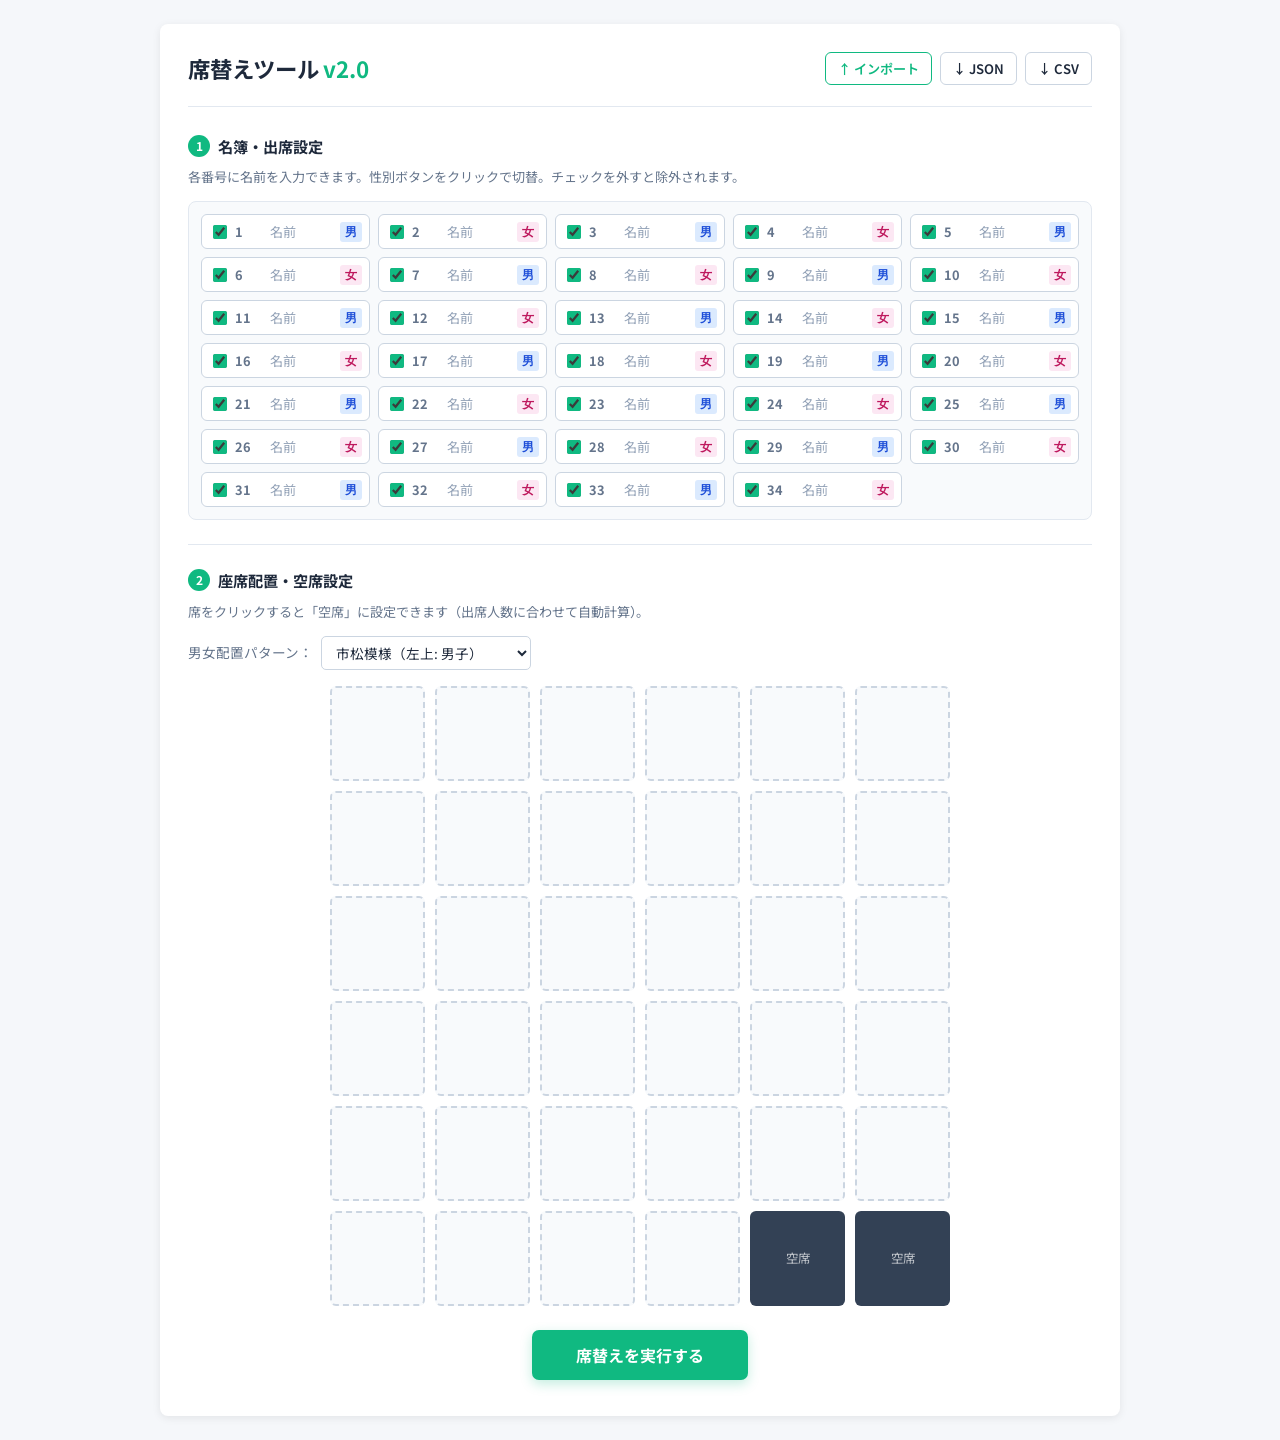
<file: index.html>
<!DOCTYPE html>
<html lang="ja">
<head>
  <meta charset="UTF-8">
  <meta name="viewport" content="width=device-width, initial-scale=1.0">
  <title>席替えツール2.0</title>
  <link rel="preconnect" href="https://fonts.googleapis.com">
  <link rel="stylesheet" href="https://fonts.googleapis.com/css2?family=Noto+Sans+JP:wght@400;500;700&display=swap">
  <style>
    :root {
      --bg:        #f5f7fa;
      --surface:   #ffffff;
      --surface2:  #f8fafc;
      --border:    #e2e8f0;
      --border2:   #cbd5e1;
      --fg:        #1e293b;
      --fg2:       #64748b;
      --fg3:       #94a3b8;
      --male-bg:   #dbeafe;
      --male-bdr:  #2563eb;
      --male-fg:   #1d4ed8;
      --female-bg: #fce7f3;
      --female-bdr:#db2777;
      --female-fg: #be185d;
      --accent:    #10b981;
      --accent-h:  #059669;
      --seat-empty:#334155;
      --radius:    8px;
      --shadow:    0 2px 8px rgba(0,0,0,0.08);
    }

    @media (prefers-color-scheme: dark) {
      :root {
        --bg:        #0f172a;
        --surface:   #1e293b;
        --surface2:  #162032;
        --border:    #334155;
        --border2:   #475569;
        --fg:        #f1f5f9;
        --fg2:       #94a3b8;
        --fg3:       #64748b;
        --male-bg:   #1e3a5f;
        --male-bdr:  #3b82f6;
        --male-fg:   #93c5fd;
        --female-bg: #4a1535;
        --female-bdr:#ec4899;
        --female-fg: #f9a8d4;
        --accent:    #10b981;
        --accent-h:  #34d399;
        --seat-empty:#475569;
      }
    }

    *, *::before, *::after { box-sizing: border-box; }

    body {
      font-family: 'Noto Sans JP', sans-serif;
      background: var(--bg);
      color: var(--fg);
      margin: 0;
      padding: 24px 16px;
      font-size: 14px;
      line-height: 1.5;
    }

    .container {
      max-width: 960px;
      margin: 0 auto;
      background: var(--surface);
      border-radius: var(--radius);
      box-shadow: var(--shadow);
      padding: 28px 28px 36px;
    }

     
    .page-header {
      display: flex;
      align-items: center;
      justify-content: space-between;
      flex-wrap: wrap;
      gap: 12px;
      margin-bottom: 28px;
      padding-bottom: 20px;
      border-bottom: 1px solid var(--border);
    }
    .page-header h1 {
      margin: 0;
      font-size: 1.4rem;
      font-weight: 700;
      color: var(--fg);
      letter-spacing: -0.01em;
    }
    .page-header h1 span { color: var(--accent); }
    .header-actions {
      display: flex;
      gap: 8px;
      flex-wrap: wrap;
    }

     
    .section-title {
      display: flex;
      align-items: center;
      gap: 8px;
      font-size: 0.95rem;
      font-weight: 700;
      color: var(--fg);
      margin: 0 0 10px;
    }
    .step-badge {
      display: inline-flex;
      align-items: center;
      justify-content: center;
      width: 22px;
      height: 22px;
      border-radius: 50%;
      background: var(--accent);
      color: #fff;
      font-size: 0.75rem;
      font-weight: 700;
      flex-shrink: 0;
    }
    .section-hint {
      font-size: 0.82rem;
      color: var(--fg2);
      margin: 0 0 14px;
    }

     
    #student-settings {
      display: grid;
      grid-template-columns: repeat(auto-fill, minmax(160px, 1fr));
      gap: 8px;
      max-height: 320px;
      overflow-y: auto;
      border: 1px solid var(--border);
      padding: 12px;
      border-radius: var(--radius);
      background: var(--surface2);
    }
    .student-item {
      display: flex;
      align-items: center;
      gap: 5px;
      background: var(--surface);
      padding: 5px 7px;
      border-radius: 6px;
      border: 1px solid var(--border2);
      transition: opacity .15s;
    }
    .student-item.disabled { opacity: 0.38; }
    .student-item input[type="checkbox"] {
      flex-shrink: 0;
      accent-color: var(--accent);
      width: 14px;
      height: 14px;
      cursor: pointer;
    }
    .student-id {
      flex-shrink: 0;
      font-size: 0.8rem;
      font-weight: 700;
      color: var(--fg2);
      min-width: 26px;
      font-variant-numeric: tabular-nums;
    }
    .student-name-input {
      flex: 1;
      min-width: 0;
      border: none;
      background: transparent;
      font-family: inherit;
      font-size: 0.82rem;
      color: var(--fg);
      padding: 2px 4px;
      border-radius: 4px;
      outline: none;
      transition: background .15s;
    }
    .student-name-input:focus {
      background: var(--surface2);
      outline: 1.5px solid var(--accent);
    }
    .student-name-input::placeholder { color: var(--fg3); }
    .gender-btn {
      flex-shrink: 0;
      border: none;
      padding: 2px 5px;
      border-radius: 3px;
      cursor: pointer;
      font-size: 0.72rem;
      font-weight: 700;
      transition: opacity .15s;
      line-height: 1.4;
    }
    .gender-btn.male   { background: var(--male-bg);   color: var(--male-fg);   }
    .gender-btn.female { background: var(--female-bg); color: var(--female-fg); }
    .gender-btn:hover  { opacity: .8; }

     
    .divider {
      border: none;
      border-top: 1px solid var(--border);
      margin: 24px 0;
    }

     
    .pattern-selector {
      display: flex;
      align-items: center;
      gap: 8px;
      margin-bottom: 16px;
      flex-wrap: wrap;
    }
    .pattern-selector label { font-size: 0.85rem; color: var(--fg2); }
    .pattern-selector select {
      padding: 5px 10px;
      border-radius: 5px;
      border: 1px solid var(--border2);
      background: var(--surface);
      color: var(--fg);
      font-family: inherit;
      font-size: 0.85rem;
      cursor: pointer;
    }

     
    .seat-grid {
      display: grid;
      grid-template-columns: repeat(6, 1fr);
      gap: 10px;
      margin: 0 auto 24px;
      max-width: 620px;
    }
    .seat {
      aspect-ratio: 1/1;
      background: var(--surface2);
      border: 2px dashed var(--border2);
      border-radius: 6px;
      display: flex;
      flex-direction: column;
      justify-content: center;
      align-items: center;
      cursor: pointer;
      transition: background .15s, border-color .15s;
      text-align: center;
      padding: 3px;
      overflow: hidden;
    }
    .seat:hover { background: var(--border); }
    .seat.empty-seat {
      background: var(--seat-empty);
      border-color: var(--seat-empty);
    }
    .seat.empty-seat::after {
      content: "空席";
      font-size: 0.78rem;
      color: #fff;
      opacity: .7;
    }
    .seat.assigned { border-style: solid; cursor: default; }
    .seat.assigned.m { background: var(--male-bg);   border-color: var(--male-bdr);   color: var(--male-fg); }
    .seat.assigned.f { background: var(--female-bg); border-color: var(--female-bdr); color: var(--female-fg); }
    .seat-num    { font-size: 0.72rem; font-weight: 700; font-variant-numeric: tabular-nums; opacity: .7; line-height: 1; }
    .seat-name   { font-size: 0.82rem; font-weight: 700; line-height: 1.2; margin-top: 2px; max-width: 100%; overflow: hidden; text-overflow: ellipsis; white-space: nowrap; }
    .seat-gender { font-size: 0.65rem; margin-top: 3px; padding: 1px 5px; background: rgba(255,255,255,0.4); border-radius: 8px; line-height: 1.3; }

     
    .action-section { text-align: center; margin-top: 8px; }
    #shuffle-btn {
      background: var(--accent);
      color: #fff;
      border: none;
      padding: 13px 44px;
      font-size: 1rem;
      font-weight: 700;
      border-radius: 7px;
      cursor: pointer;
      box-shadow: 0 4px 12px rgba(16,185,129,0.25);
      transition: background .2s, transform .1s;
      font-family: inherit;
    }
    #shuffle-btn:hover  { background: var(--accent-h); }
    #shuffle-btn:active { transform: scale(.97); }

     
    .btn {
      display: inline-flex;
      align-items: center;
      gap: 5px;
      padding: 6px 12px;
      border-radius: 6px;
      font-size: 0.82rem;
      font-weight: 600;
      font-family: inherit;
      cursor: pointer;
      border: 1px solid transparent;
      transition: opacity .15s, background .15s;
    }
    .btn:hover { opacity: .85; }
    .btn-outline {
      background: var(--surface);
      border-color: var(--border2);
      color: var(--fg);
    }
    .btn-import {
      background: var(--surface);
      border-color: var(--accent);
      color: var(--accent);
    }
    #import-file { display: none; }

     
    #toast {
      position: fixed;
      bottom: 24px;
      left: 50%;
      transform: translateX(-50%) translateY(20px);
      background: var(--seat-empty);
      color: #fff;
      padding: 10px 20px;
      border-radius: 20px;
      font-size: 0.85rem;
      font-weight: 600;
      opacity: 0;
      pointer-events: none;
      transition: opacity .25s, transform .25s;
      white-space: nowrap;
      z-index: 100;
    }
    #toast.show {
      opacity: 1;
      transform: translateX(-50%) translateY(0);
    }

     
    @media (max-width: 600px) {
      .container { padding: 18px 14px 28px; }
      .seat-grid { gap: 6px; }
      #student-settings { grid-template-columns: repeat(auto-fill, minmax(140px, 1fr)); }
    }
  </style>
</head>
<body>
  <div class="container">

    <div class="page-header">
      <h1>席替えツール <span>v2.0</span></h1>
      <div class="header-actions">
        <button class="btn btn-import" id="import-btn">↑ インポート</button>
        <input type="file" id="import-file" accept=".json">
        <button class="btn btn-outline" id="dl-json-btn">↓ JSON</button>
        <button class="btn btn-outline" id="dl-csv-btn">↓ CSV</button>
      </div>
    </div>

    <p class="section-title"><span class="step-badge">1</span> 名簿・出席設定</p>
    <p class="section-hint">各番号に名前を入力できます。性別ボタンをクリックで切替。チェックを外すと除外されます。</p>
    <div id="student-settings"></div>

    <hr class="divider">

    <p class="section-title"><span class="step-badge">2</span> 座席配置・空席設定</p>
    <p class="section-hint">席をクリックすると「空席」に設定できます（出席人数に合わせて自動計算）。</p>

    <div class="pattern-selector">
      <label for="gender-pattern">男女配置パターン：</label>
      <select id="gender-pattern">
        <option value="ichimatsu-m">市松模様（左上: 男子）</option>
        <option value="ichimatsu-f">市松模様（左上: 女子）</option>
        <option value="stripe-v">縦縞（列ごとに男女交代）</option>
        <option value="stripe-h">横縞（行ごとに男女交代）</option>
      </select>
    </div>

    <div id="seating-chart" class="seat-grid"></div>

    <div class="action-section">
      <button id="shuffle-btn">席替えを実行する</button>
    </div>

  </div>
  <div id="toast"></div>

  <script>
  document.addEventListener('DOMContentLoaded', () => {
    const TOTAL_SEATS  = 36;
    const MAX_STUDENTS = 34;

    let students = [];
    for (let i = 1; i <= MAX_STUDENTS; i++) {
      students.push({ id: i, name: '', gender: i % 2 === 1 ? 'm' : 'f', isPresent: true });
    }
    let emptySeats = new Set([34, 35]);

    
    const CHEAT_ME        = 28;   
    const CHEAT_NEIGHBOR  = 16;   
    const CHEAT_AVOID     = [27, 26, 5]; 
    const CHEAT_ALLOWED_COLS = [0, 1, 4, 5]; 
    const CHEAT_FORBIDDEN_ROWS = [0, 1]; 
    let cheatArmed = false; 

    const settingsDiv         = document.getElementById('student-settings');
    const seatingChartDiv     = document.getElementById('seating-chart');
    const genderPatternSelect = document.getElementById('gender-pattern');
    const shuffleBtn          = document.getElementById('shuffle-btn');
    const importBtn           = document.getElementById('import-btn');
    const importFile          = document.getElementById('import-file');
    const dlJsonBtn           = document.getElementById('dl-json-btn');
    const dlCsvBtn            = document.getElementById('dl-csv-btn');
    const toastEl             = document.getElementById('toast');

    
    let toastTimer;
    function showToast(msg) {
      toastEl.textContent = msg;
      toastEl.classList.add('show');
      clearTimeout(toastTimer);
      toastTimer = setTimeout(() => toastEl.classList.remove('show'), 2500);
    }

    
    function renderStudentSettings() {
      settingsDiv.innerHTML = '';
      students.forEach(s => {
        const item = document.createElement('div');
        item.className = 'student-item' + (s.isPresent ? '' : ' disabled');

        const cb = document.createElement('input');
        cb.type = 'checkbox';
        cb.checked = s.isPresent;
        cb.addEventListener('change', () => {
          s.isPresent = cb.checked;
          item.classList.toggle('disabled', !cb.checked);
        });

        const idSpan = document.createElement('span');
        idSpan.className = 'student-id';
        idSpan.textContent = s.id;

        const nameInput = document.createElement('input');
        nameInput.type = 'text';
        nameInput.className = 'student-name-input';
        nameInput.placeholder = '名前';
        nameInput.value = s.name || '';
        nameInput.maxLength = 10;
        nameInput.addEventListener('input', () => { s.name = nameInput.value.trim(); });

        const genderBtn = document.createElement('button');
        genderBtn.className = 'gender-btn ' + (s.gender === 'm' ? 'male' : 'female');
        genderBtn.textContent = s.gender === 'm' ? '男' : '女';
        genderBtn.addEventListener('click', e => {
          e.preventDefault();
          s.gender = s.gender === 'm' ? 'f' : 'm';
          genderBtn.className = 'gender-btn ' + (s.gender === 'm' ? 'male' : 'female');
          genderBtn.textContent = s.gender === 'm' ? '男' : '女';
        });

        item.append(cb, idSpan, nameInput, genderBtn);
        settingsDiv.appendChild(item);
      });
    }

    
    function renderSeatingChart() {
      seatingChartDiv.innerHTML = '';
      for (let i = 0; i < TOTAL_SEATS; i++) {
        const seat = document.createElement('div');
        seat.className = 'seat' + (emptySeats.has(i) ? ' empty-seat' : '');
        seat.dataset.index = i;
        seat.addEventListener('click', () => {
          if (seat.classList.contains('assigned')) return;
          if (emptySeats.has(i)) {
            emptySeats.delete(i);
            seat.classList.remove('empty-seat');
          } else {
            const active = students.filter(s => s.isPresent).length;
            const maxEmpty = TOTAL_SEATS - active;
            if (emptySeats.size >= maxEmpty) {
              showToast('空席は最大 ' + maxEmpty + ' 箇所までです');
              return;
            }
            emptySeats.add(i);
            seat.classList.add('empty-seat');
          }
        });
        seatingChartDiv.appendChild(seat);
      }
    }

    
    function getExpectedGender(index, pattern) {
      const row = Math.floor(index / 6), col = index % 6;
      switch (pattern) {
        case 'ichimatsu-m': return (row + col) % 2 === 0 ? 'm' : 'f';
        case 'ichimatsu-f': return (row + col) % 2 === 0 ? 'f' : 'm';
        case 'stripe-v':    return col % 2 === 0 ? 'm' : 'f';
        case 'stripe-h':    return row % 2 === 0 ? 'm' : 'f';
        default:            return 'm';
      }
    }

    function shuffleArray(arr) {
      for (let i = arr.length - 1; i > 0; i--) {
        const j = Math.floor(Math.random() * (i + 1));
        [arr[i], arr[j]] = [arr[j], arr[i]];
      }
      return arr;
    }

    function assignStudentToSeat(seatEl, student) {
      seatEl.classList.add('assigned', student.gender);
      const numSpan = document.createElement('span');
      numSpan.className = 'seat-num';
      numSpan.textContent = student.id + '番';
      const nameSpan = document.createElement('span');
      nameSpan.className = 'seat-name';
      nameSpan.textContent = student.name || '—';
      const genderSpan = document.createElement('span');
      genderSpan.className = 'seat-gender';
      genderSpan.textContent = student.gender === 'm' ? '男子' : '女子';
      seatEl.append(numSpan, nameSpan, genderSpan);
    }

    
    function rc(idx) { return { r: Math.floor(idx / 6), c: idx % 6 }; }

    
    function neighbors8(idx) {
      const { r, c } = rc(idx);
      const result = [];
      for (let dr = -1; dr <= 1; dr++) for (let dc = -1; dc <= 1; dc++) {
        if (dr === 0 && dc === 0) continue;
        const nr = r + dr, nc = c + dc;
        if (nr >= 0 && nr < 6 && nc >= 0 && nc < 6) result.push(nr * 6 + nc);
      }
      return result;
    }

    
    function neighbors4(idx) {
      const { r, c } = rc(idx);
      return [[-1,0],[1,0],[0,-1],[0,1]]
        .map(([dr,dc]) => [r+dr, c+dc])
        .filter(([nr,nc]) => nr>=0 && nr<6 && nc>=0 && nc<6)
        .map(([nr,nc]) => nr*6+nc);
    }

    
    function shuffleSeats() {
      const useCheat = cheatArmed;
      if (cheatArmed) cheatArmed = false; 

      const active  = students.filter(s => s.isPresent);
      const pattern = genderPatternSelect.value;
      const seats   = seatingChartDiv.children;

      
      for (let i = 0; i < TOTAL_SEATS; i++) {
        seats[i].innerHTML = '';
        seats[i].className = 'seat' + (emptySeats.has(i) ? ' empty-seat' : '');
      }

      if (!useCheat) {
        
        const males   = shuffleArray(active.filter(s => s.gender === 'm'));
        const females = shuffleArray(active.filter(s => s.gender === 'f'));
        for (let i = 0; i < TOTAL_SEATS; i++) {
          if (emptySeats.has(i)) continue;
          const tg = getExpectedGender(i, pattern);
          let chosen = null;
          if (tg === 'm' && males.length > 0)        chosen = males.shift();
          else if (tg === 'f' && females.length > 0) chosen = females.shift();
          if (chosen) assignStudentToSeat(seats[i], chosen);
          else        seats[i].dataset.pending = 'true';
        }
        const leftover = [...males, ...females];
        for (let i = 0; i < TOTAL_SEATS; i++) {
          if (seats[i].dataset.pending === 'true') {
            delete seats[i].dataset.pending;
            if (leftover.length > 0) assignStudentToSeat(seats[i], leftover.shift());
          }
        }
        return;
      }

      
      const meStudent       = active.find(s => s.id === CHEAT_ME);
      const neighborStudent = active.find(s => s.id === CHEAT_NEIGHBOR);
      const avoidIds        = new Set(CHEAT_AVOID);

      
      const availSeats = [];
      for (let i = 0; i < TOTAL_SEATS; i++) {
        if (!emptySeats.has(i)) availSeats.push(i);
      }

      
      
      const avoidPresent = CHEAT_AVOID.filter(id => active.find(s => s.id === id));
      
      
      
      const candidateSeats = availSeats.filter(i => {
        const { r, c } = rc(i);
        if (CHEAT_FORBIDDEN_ROWS.includes(r)) return false;
        if (!CHEAT_ALLOWED_COLS.includes(c)) return false;
        if (!neighborStudent) return true;
        const pairC = c % 2 === 0 ? c + 1 : c - 1;
        const pairSeat = r * 6 + pairC;
        return availSeats.includes(pairSeat) && CHEAT_ALLOWED_COLS.includes(pairC) && !CHEAT_FORBIDDEN_ROWS.includes(Math.floor(pairSeat / 6));
      });
      const patternFitScore = i => {
        if (!neighborStudent) return 0;
        const { r, c } = rc(i);
        const pairSeat = r * 6 + (c % 2 === 0 ? c + 1 : c - 1);
        return Number(!!meStudent && getExpectedGender(i, pattern) === meStudent.gender)
          + Number(getExpectedGender(pairSeat, pattern) === neighborStudent.gender);
      };
      const bestFit = Math.max(-1, ...candidateSeats.map(patternFitScore));
      const myCandidates = shuffleArray(
        candidateSeats.filter(i => patternFitScore(i) === bestFit)
      );

      let mySeat = -1;
      for (const myIdx of myCandidates) {
        const n8 = new Set([myIdx, ...neighbors8(myIdx)]);
        const farCount = availSeats.filter(i => !n8.has(i)).length;
        if (farCount >= avoidPresent.length) { mySeat = myIdx; break; }
      }
      if (mySeat === -1) {
        
        const fallbackCandidates = shuffleArray(candidateSeats);
        mySeat = fallbackCandidates[0];
      }
      if (mySeat === undefined || mySeat < 0) {
        showToast('エラーが発生しました。空席の数と生徒の人数を確認しもう一度実行してください');
        return;
      }

      
      
      const myR = rc(mySeat).r, myC = rc(mySeat).c;
      const pairC = myC % 2 === 0 ? myC + 1 : myC - 1;
      const pairSeat = myR * 6 + pairC;
      const neighborSeat = (neighborStudent && availSeats.includes(pairSeat)) ? pairSeat : -1;

      
      const assignment = new Map();
      assignment.set(mySeat, meStudent);
      if (neighborSeat !== -1 && neighborStudent) {
        assignment.set(neighborSeat, neighborStudent);
      }

      
      const myN8       = new Set([mySeat, ...neighbors8(mySeat)]);
      const remainSeats = availSeats.filter(i => !assignment.has(i));

      
      const maleSeats   = shuffleArray(remainSeats.filter(i => getExpectedGender(i, pattern) === 'm'));
      const femaleSeats = shuffleArray(remainSeats.filter(i => getExpectedGender(i, pattern) === 'f'));

      
      
      
      function splitNearFar(seatList) {
        const near = seatList.filter(i =>  myN8.has(i));
        const far  = seatList.filter(i => !myN8.has(i));
        return [...near, ...far]; 
      }
      const mPool = splitNearFar(maleSeats);
      const fPool = splitNearFar(femaleSeats);

      
      const others = shuffleArray(
        active.filter(s => s.id !== CHEAT_ME && s.id !== (neighborStudent ? CHEAT_NEIGHBOR : -1))
      );
      const avoidIds2 = new Set(CHEAT_AVOID);

      
      
      
      const normalM = others.filter(s => !avoidIds2.has(s.id) && s.gender === 'm');
      const normalF = others.filter(s => !avoidIds2.has(s.id) && s.gender === 'f');
      const avoidM  = others.filter(s =>  avoidIds2.has(s.id) && s.gender === 'm');
      const avoidF  = others.filter(s =>  avoidIds2.has(s.id) && s.gender === 'f');

      for (const s of normalM) { const seat = mPool.shift(); if (seat !== undefined) assignment.set(seat, s); }
      for (const s of normalF) { const seat = fPool.shift(); if (seat !== undefined) assignment.set(seat, s); }
      for (const s of avoidM)  { const seat = mPool.pop();   if (seat !== undefined) assignment.set(seat, s); }
      for (const s of avoidF)  { const seat = fPool.pop();   if (seat !== undefined) assignment.set(seat, s); }

      
      const allRemain = [...mPool, ...fPool];
      const unassigned = others.filter(s => ![...assignment.values()].includes(s));
      allRemain.forEach((seat, i) => { if (unassigned[i]) assignment.set(seat, unassigned[i]); });

      
      for (const [idx, student] of assignment) {
        assignStudentToSeat(seats[idx], student);
      }
    }

    
    function downloadFile(content, filename, mime) {
      const blob = new Blob([content], { type: mime });
      const url  = URL.createObjectURL(blob);
      const a    = document.createElement('a');
      a.href     = url;
      a.download = filename;
      document.body.appendChild(a);
      a.click();
      document.body.removeChild(a);
      URL.revokeObjectURL(url);
    }

    dlJsonBtn.addEventListener('click', () => {
      const data = {
        version: 1,
        exportedAt: new Date().toISOString(),
        students: students.map(s => ({
          id: s.id, name: s.name || '', gender: s.gender, isPresent: s.isPresent
        }))
      };
      downloadFile(JSON.stringify(data, null, 2), 'meibo.json', 'application/json');
      showToast('JSONをダウンロードしました');
    });

    dlCsvBtn.addEventListener('click', () => {
      const header = '出席番号,名前,性別,出席\n';
      const rows   = students.map(s =>
        s.id + ',' + (s.name || '').replace(/,/g, '、') + ',' + (s.gender === 'm' ? '男' : '女') + ',' + (s.isPresent ? '1' : '0')
      ).join('\n');
      downloadFile('﻿' + header + rows, 'meibo.csv', 'text/csv;charset=utf-8;');
      showToast('CSVをダウンロードしました');
    });

    
    importBtn.addEventListener('click', () => importFile.click());

    importFile.addEventListener('change', e => {
      const file = e.target.files[0];
      if (!file) return;
      const reader = new FileReader();
      reader.onload = ev => {
        try {
          const data = JSON.parse(ev.target.result);
          if (!data.students || !Array.isArray(data.students)) throw new Error('形式が正しくありません');
          data.students.forEach(imported => {
            const s = students.find(x => x.id === imported.id);
            if (!s) return;
            if (typeof imported.name      === 'string')              s.name      = imported.name;
            if (imported.gender === 'm' || imported.gender === 'f')  s.gender    = imported.gender;
            if (typeof imported.isPresent === 'boolean')             s.isPresent = imported.isPresent;
          });
          renderStudentSettings();
          showToast('インポートしました ✓');
        } catch (err) {
          showToast('読み込みエラー: ' + err.message);
        }
        importFile.value = '';
      };
      reader.readAsText(file, 'utf-8');
    });

    
    document.addEventListener('keydown', e => {
      if (e.key === 'Enter' && !e.repeat) {
        cheatArmed = true;
      }
    });

    
    shuffleBtn.addEventListener('click', shuffleSeats);
    renderStudentSettings();
    renderSeatingChart();
  });
  </script>
</body>
</html>
</file>
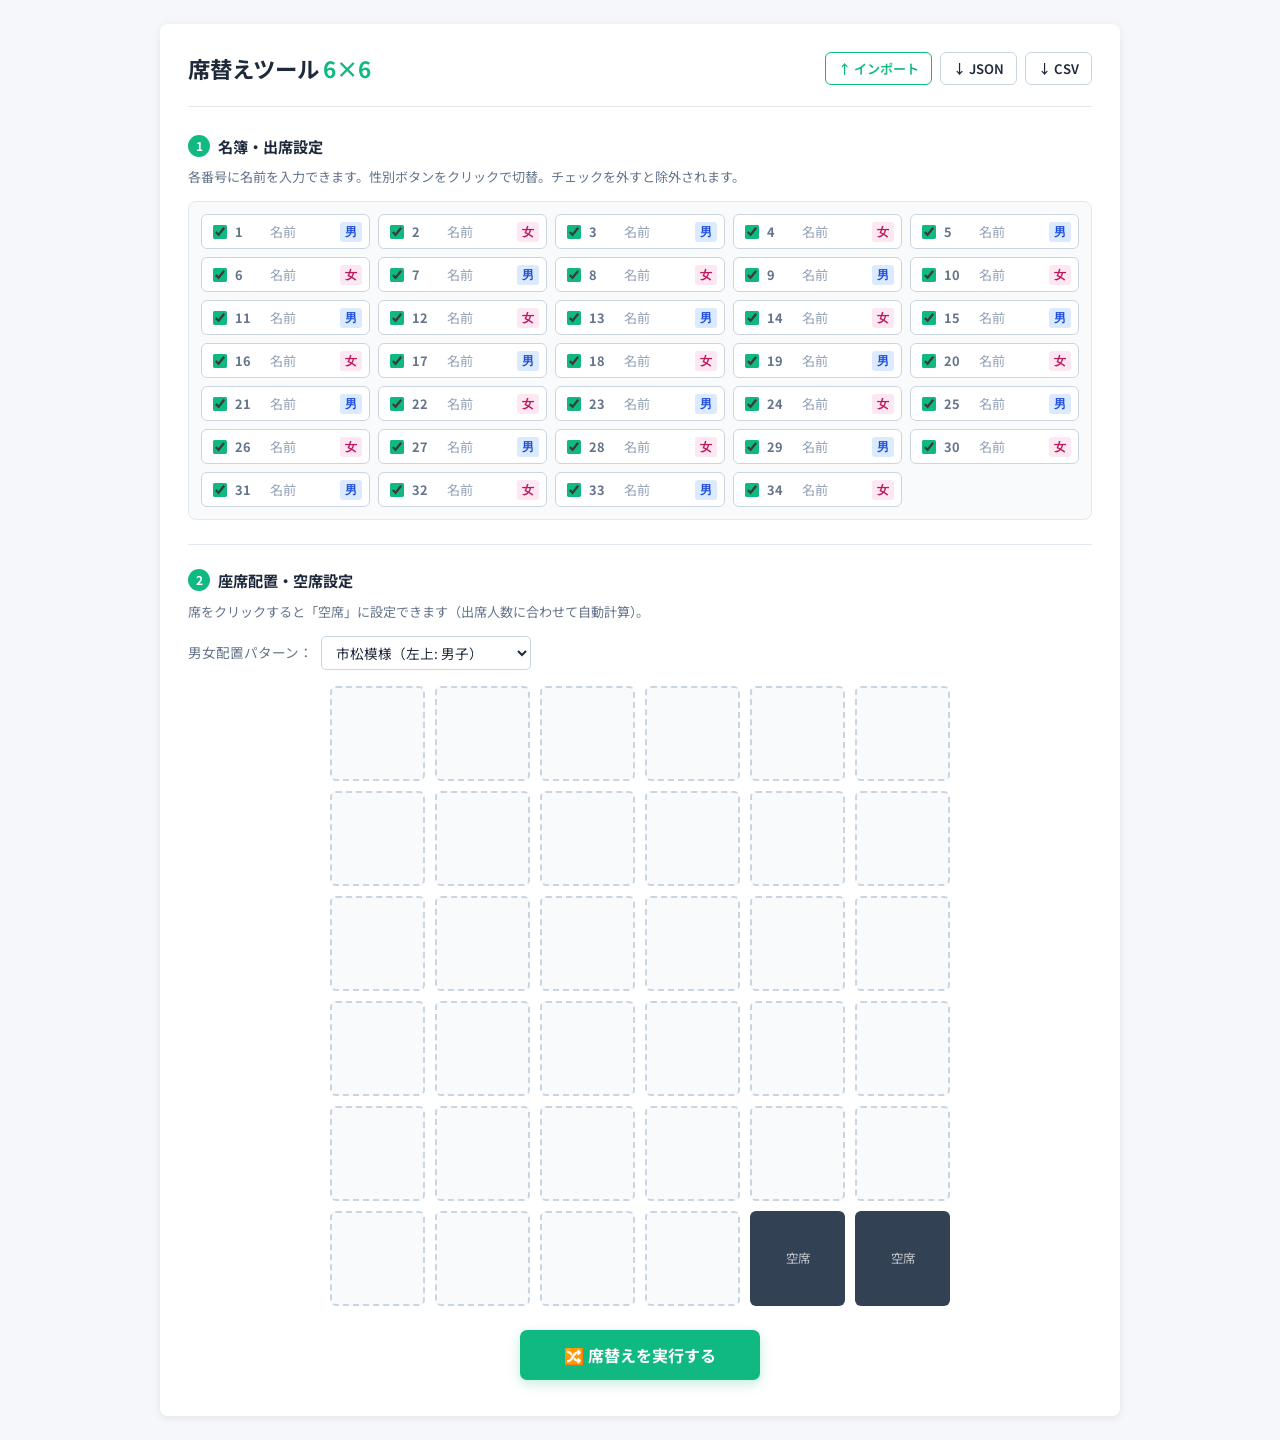
<file: index_seatfix.html>
<!DOCTYPE html>
<html lang="ja">
<head>
  <meta charset="UTF-8">
  <meta name="viewport" content="width=device-width, initial-scale=1.0">
  <title>席替えツール</title>
  <link rel="preconnect" href="https://fonts.googleapis.com">
  <link rel="stylesheet" href="https://fonts.googleapis.com/css2?family=Noto+Sans+JP:wght@400;500;700&display=swap">
  <style>
    :root {
      --bg:        #f5f7fa;
      --surface:   #ffffff;
      --surface2:  #f8fafc;
      --border:    #e2e8f0;
      --border2:   #cbd5e1;
      --fg:        #1e293b;
      --fg2:       #64748b;
      --fg3:       #94a3b8;
      --male-bg:   #dbeafe;
      --male-bdr:  #2563eb;
      --male-fg:   #1d4ed8;
      --female-bg: #fce7f3;
      --female-bdr:#db2777;
      --female-fg: #be185d;
      --accent:    #10b981;
      --accent-h:  #059669;
      --seat-empty:#334155;
      --radius:    8px;
      --shadow:    0 2px 8px rgba(0,0,0,0.08);
    }

    @media (prefers-color-scheme: dark) {
      :root {
        --bg:        #0f172a;
        --surface:   #1e293b;
        --surface2:  #162032;
        --border:    #334155;
        --border2:   #475569;
        --fg:        #f1f5f9;
        --fg2:       #94a3b8;
        --fg3:       #64748b;
        --male-bg:   #1e3a5f;
        --male-bdr:  #3b82f6;
        --male-fg:   #93c5fd;
        --female-bg: #4a1535;
        --female-bdr:#ec4899;
        --female-fg: #f9a8d4;
        --accent:    #10b981;
        --accent-h:  #34d399;
        --seat-empty:#475569;
      }
    }

    *, *::before, *::after { box-sizing: border-box; }

    body {
      font-family: 'Noto Sans JP', sans-serif;
      background: var(--bg);
      color: var(--fg);
      margin: 0;
      padding: 24px 16px;
      font-size: 14px;
      line-height: 1.5;
    }

    .container {
      max-width: 960px;
      margin: 0 auto;
      background: var(--surface);
      border-radius: var(--radius);
      box-shadow: var(--shadow);
      padding: 28px 28px 36px;
    }

    /* ── header ── */
    .page-header {
      display: flex;
      align-items: center;
      justify-content: space-between;
      flex-wrap: wrap;
      gap: 12px;
      margin-bottom: 28px;
      padding-bottom: 20px;
      border-bottom: 1px solid var(--border);
    }
    .page-header h1 {
      margin: 0;
      font-size: 1.4rem;
      font-weight: 700;
      color: var(--fg);
      letter-spacing: -0.01em;
    }
    .page-header h1 span { color: var(--accent); }
    .header-actions {
      display: flex;
      gap: 8px;
      flex-wrap: wrap;
    }

    /* ── section titles ── */
    .section-title {
      display: flex;
      align-items: center;
      gap: 8px;
      font-size: 0.95rem;
      font-weight: 700;
      color: var(--fg);
      margin: 0 0 10px;
    }
    .step-badge {
      display: inline-flex;
      align-items: center;
      justify-content: center;
      width: 22px;
      height: 22px;
      border-radius: 50%;
      background: var(--accent);
      color: #fff;
      font-size: 0.75rem;
      font-weight: 700;
      flex-shrink: 0;
    }
    .section-hint {
      font-size: 0.82rem;
      color: var(--fg2);
      margin: 0 0 14px;
    }

    /* ── student grid ── */
    #student-settings {
      display: grid;
      grid-template-columns: repeat(auto-fill, minmax(160px, 1fr));
      gap: 8px;
      max-height: 320px;
      overflow-y: auto;
      border: 1px solid var(--border);
      padding: 12px;
      border-radius: var(--radius);
      background: var(--surface2);
    }
    .student-item {
      display: flex;
      align-items: center;
      gap: 5px;
      background: var(--surface);
      padding: 5px 7px;
      border-radius: 6px;
      border: 1px solid var(--border2);
      transition: opacity .15s;
    }
    .student-item.disabled { opacity: 0.38; }
    .student-item input[type="checkbox"] {
      flex-shrink: 0;
      accent-color: var(--accent);
      width: 14px;
      height: 14px;
      cursor: pointer;
    }
    .student-id {
      flex-shrink: 0;
      font-size: 0.8rem;
      font-weight: 700;
      color: var(--fg2);
      min-width: 26px;
      font-variant-numeric: tabular-nums;
    }
    .student-name-input {
      flex: 1;
      min-width: 0;
      border: none;
      background: transparent;
      font-family: inherit;
      font-size: 0.82rem;
      color: var(--fg);
      padding: 2px 4px;
      border-radius: 4px;
      outline: none;
      transition: background .15s;
    }
    .student-name-input:focus {
      background: var(--surface2);
      outline: 1.5px solid var(--accent);
    }
    .student-name-input::placeholder { color: var(--fg3); }
    .gender-btn {
      flex-shrink: 0;
      border: none;
      padding: 2px 5px;
      border-radius: 3px;
      cursor: pointer;
      font-size: 0.72rem;
      font-weight: 700;
      transition: opacity .15s;
      line-height: 1.4;
    }
    .gender-btn.male   { background: var(--male-bg);   color: var(--male-fg);   }
    .gender-btn.female { background: var(--female-bg); color: var(--female-fg); }
    .gender-btn:hover  { opacity: .8; }

    /* ── divider ── */
    .divider {
      border: none;
      border-top: 1px solid var(--border);
      margin: 24px 0;
    }

    /* ── pattern selector ── */
    .pattern-selector {
      display: flex;
      align-items: center;
      gap: 8px;
      margin-bottom: 16px;
      flex-wrap: wrap;
    }
    .pattern-selector label { font-size: 0.85rem; color: var(--fg2); }
    .pattern-selector select {
      padding: 5px 10px;
      border-radius: 5px;
      border: 1px solid var(--border2);
      background: var(--surface);
      color: var(--fg);
      font-family: inherit;
      font-size: 0.85rem;
      cursor: pointer;
    }

    /* ── seat grid ── */
    .seat-grid {
      display: grid;
      grid-template-columns: repeat(6, 1fr);
      gap: 10px;
      margin: 0 auto 24px;
      max-width: 620px;
    }
    .seat {
      aspect-ratio: 1/1;
      background: var(--surface2);
      border: 2px dashed var(--border2);
      border-radius: 6px;
      display: flex;
      flex-direction: column;
      justify-content: center;
      align-items: center;
      cursor: pointer;
      transition: background .15s, border-color .15s;
      text-align: center;
      padding: 3px;
      overflow: hidden;
    }
    .seat:hover { background: var(--border); }
    .seat.empty-seat {
      background: var(--seat-empty);
      border-color: var(--seat-empty);
    }
    .seat.empty-seat::after {
      content: "空席";
      font-size: 0.78rem;
      color: #fff;
      opacity: .7;
    }
    .seat.assigned { border-style: solid; cursor: default; }
    .seat.assigned.m { background: var(--male-bg);   border-color: var(--male-bdr);   color: var(--male-fg); }
    .seat.assigned.f { background: var(--female-bg); border-color: var(--female-bdr); color: var(--female-fg); }
    .seat-num    { font-size: 0.72rem; font-weight: 700; font-variant-numeric: tabular-nums; opacity: .7; line-height: 1; }
    .seat-name   { font-size: 0.82rem; font-weight: 700; line-height: 1.2; margin-top: 2px; max-width: 100%; overflow: hidden; text-overflow: ellipsis; white-space: nowrap; }
    .seat-gender { font-size: 0.65rem; margin-top: 3px; padding: 1px 5px; background: rgba(255,255,255,0.4); border-radius: 8px; line-height: 1.3; }

    /* ── action ── */
    .action-section { text-align: center; margin-top: 8px; }
    #shuffle-btn {
      background: var(--accent);
      color: #fff;
      border: none;
      padding: 13px 44px;
      font-size: 1rem;
      font-weight: 700;
      border-radius: 7px;
      cursor: pointer;
      box-shadow: 0 4px 12px rgba(16,185,129,0.25);
      transition: background .2s, transform .1s;
      font-family: inherit;
    }
    #shuffle-btn:hover  { background: var(--accent-h); }
    #shuffle-btn:active { transform: scale(.97); }

    /* ── buttons ── */
    .btn {
      display: inline-flex;
      align-items: center;
      gap: 5px;
      padding: 6px 12px;
      border-radius: 6px;
      font-size: 0.82rem;
      font-weight: 600;
      font-family: inherit;
      cursor: pointer;
      border: 1px solid transparent;
      transition: opacity .15s, background .15s;
    }
    .btn:hover { opacity: .85; }
    .btn-outline {
      background: var(--surface);
      border-color: var(--border2);
      color: var(--fg);
    }
    .btn-import {
      background: var(--surface);
      border-color: var(--accent);
      color: var(--accent);
    }
    #import-file { display: none; }

    /* ── toast ── */
    #toast {
      position: fixed;
      bottom: 24px;
      left: 50%;
      transform: translateX(-50%) translateY(20px);
      background: var(--seat-empty);
      color: #fff;
      padding: 10px 20px;
      border-radius: 20px;
      font-size: 0.85rem;
      font-weight: 600;
      opacity: 0;
      pointer-events: none;
      transition: opacity .25s, transform .25s;
      white-space: nowrap;
      z-index: 100;
    }
    #toast.show {
      opacity: 1;
      transform: translateX(-50%) translateY(0);
    }

    /* ── responsive ── */
    @media (max-width: 600px) {
      .container { padding: 18px 14px 28px; }
      .seat-grid { gap: 6px; }
      #student-settings { grid-template-columns: repeat(auto-fill, minmax(140px, 1fr)); }
    }
  </style>
</head>
<body>
  <div class="container">

    <div class="page-header">
      <h1>席替えツール <span>6×6</span></h1>
      <div class="header-actions">
        <button class="btn btn-import" id="import-btn">↑ インポート</button>
        <input type="file" id="import-file" accept=".json">
        <button class="btn btn-outline" id="dl-json-btn">↓ JSON</button>
        <button class="btn btn-outline" id="dl-csv-btn">↓ CSV</button>
      </div>
    </div>

    <p class="section-title"><span class="step-badge">1</span> 名簿・出席設定</p>
    <p class="section-hint">各番号に名前を入力できます。性別ボタンをクリックで切替。チェックを外すと除外されます。</p>
    <div id="student-settings"></div>

    <hr class="divider">

    <p class="section-title"><span class="step-badge">2</span> 座席配置・空席設定</p>
    <p class="section-hint">席をクリックすると「空席」に設定できます（出席人数に合わせて自動計算）。</p>

    <div class="pattern-selector">
      <label for="gender-pattern">男女配置パターン：</label>
      <select id="gender-pattern">
        <option value="ichimatsu-m">市松模様（左上: 男子）</option>
        <option value="ichimatsu-f">市松模様（左上: 女子）</option>
        <option value="stripe-v">縦縞（列ごとに男女交代）</option>
        <option value="stripe-h">横縞（行ごとに男女交代）</option>
      </select>
    </div>

    <div id="seating-chart" class="seat-grid"></div>

    <div class="action-section">
      <button id="shuffle-btn">🔀 席替えを実行する</button>
    </div>

  </div>
  <div id="toast"></div>

  <script>
  document.addEventListener('DOMContentLoaded', () => {
    const TOTAL_SEATS  = 36;
    const MAX_STUDENTS = 34;

    let students = [];
    for (let i = 1; i <= MAX_STUDENTS; i++) {
      students.push({ id: i, name: '', gender: i % 2 === 1 ? 'm' : 'f', isPresent: true });
    }
    let emptySeats = new Set([34, 35]);

    // ── イカサマ設定 ──
    const CHEAT_ME        = 28;   // 自分
    const CHEAT_NEIGHBOR  = 16;   // 必ず隣にする（七戸）
    const CHEAT_AVOID     = [27, 26, 5]; // 周囲8マスに入れない（松村・松尾・梅村）
    const CHEAT_AVOID_ROWS = [0, 1];     // 自分が座れない行（黒板側）
    let cheatArmed = false; // Enterキーで武装、1回使ったら解除

    const settingsDiv         = document.getElementById('student-settings');
    const seatingChartDiv     = document.getElementById('seating-chart');
    const genderPatternSelect = document.getElementById('gender-pattern');
    const shuffleBtn          = document.getElementById('shuffle-btn');
    const importBtn           = document.getElementById('import-btn');
    const importFile          = document.getElementById('import-file');
    const dlJsonBtn           = document.getElementById('dl-json-btn');
    const dlCsvBtn            = document.getElementById('dl-csv-btn');
    const toastEl             = document.getElementById('toast');

    // ── toast ──
    let toastTimer;
    function showToast(msg) {
      toastEl.textContent = msg;
      toastEl.classList.add('show');
      clearTimeout(toastTimer);
      toastTimer = setTimeout(() => toastEl.classList.remove('show'), 2500);
    }

    // ── 名簿UIレンダリング ──
    function renderStudentSettings() {
      settingsDiv.innerHTML = '';
      students.forEach(s => {
        const item = document.createElement('div');
        item.className = 'student-item' + (s.isPresent ? '' : ' disabled');

        const cb = document.createElement('input');
        cb.type = 'checkbox';
        cb.checked = s.isPresent;
        cb.addEventListener('change', () => {
          s.isPresent = cb.checked;
          item.classList.toggle('disabled', !cb.checked);
        });

        const idSpan = document.createElement('span');
        idSpan.className = 'student-id';
        idSpan.textContent = s.id;

        const nameInput = document.createElement('input');
        nameInput.type = 'text';
        nameInput.className = 'student-name-input';
        nameInput.placeholder = '名前';
        nameInput.value = s.name || '';
        nameInput.maxLength = 10;
        nameInput.addEventListener('input', () => { s.name = nameInput.value.trim(); });

        const genderBtn = document.createElement('button');
        genderBtn.className = 'gender-btn ' + (s.gender === 'm' ? 'male' : 'female');
        genderBtn.textContent = s.gender === 'm' ? '男' : '女';
        genderBtn.addEventListener('click', e => {
          e.preventDefault();
          s.gender = s.gender === 'm' ? 'f' : 'm';
          genderBtn.className = 'gender-btn ' + (s.gender === 'm' ? 'male' : 'female');
          genderBtn.textContent = s.gender === 'm' ? '男' : '女';
        });

        item.append(cb, idSpan, nameInput, genderBtn);
        settingsDiv.appendChild(item);
      });
    }

    // ── 座席盤面レンダリング ──
    function renderSeatingChart() {
      seatingChartDiv.innerHTML = '';
      for (let i = 0; i < TOTAL_SEATS; i++) {
        const seat = document.createElement('div');
        seat.className = 'seat' + (emptySeats.has(i) ? ' empty-seat' : '');
        seat.dataset.index = i;
        seat.addEventListener('click', () => {
          if (seat.classList.contains('assigned')) return;
          if (emptySeats.has(i)) {
            emptySeats.delete(i);
            seat.classList.remove('empty-seat');
          } else {
            const active = students.filter(s => s.isPresent).length;
            const maxEmpty = TOTAL_SEATS - active;
            if (emptySeats.size >= maxEmpty) {
              showToast('空席は最大 ' + maxEmpty + ' 箇所までです');
              return;
            }
            emptySeats.add(i);
            seat.classList.add('empty-seat');
          }
        });
        seatingChartDiv.appendChild(seat);
      }
    }

    // ── 性別パターン判定 ──
    function getExpectedGender(index, pattern) {
      const row = Math.floor(index / 6), col = index % 6;
      switch (pattern) {
        case 'ichimatsu-m': return (row + col) % 2 === 0 ? 'm' : 'f';
        case 'ichimatsu-f': return (row + col) % 2 === 0 ? 'f' : 'm';
        case 'stripe-v':    return col % 2 === 0 ? 'm' : 'f';
        case 'stripe-h':    return row % 2 === 0 ? 'm' : 'f';
        default:            return 'm';
      }
    }

    function shuffleArray(arr) {
      for (let i = arr.length - 1; i > 0; i--) {
        const j = Math.floor(Math.random() * (i + 1));
        [arr[i], arr[j]] = [arr[j], arr[i]];
      }
      return arr;
    }

    function assignStudentToSeat(seatEl, student) {
      seatEl.classList.add('assigned', student.gender);
      const numSpan = document.createElement('span');
      numSpan.className = 'seat-num';
      numSpan.textContent = student.id + '番';
      const nameSpan = document.createElement('span');
      nameSpan.className = 'seat-name';
      nameSpan.textContent = student.name || '—';
      const genderSpan = document.createElement('span');
      genderSpan.className = 'seat-gender';
      genderSpan.textContent = student.gender === 'm' ? '男子' : '女子';
      seatEl.append(numSpan, nameSpan, genderSpan);
    }

    // ── ヘルパー: 座席インデックスの行・列 ──
    function rc(idx) { return { r: Math.floor(idx / 6), c: idx % 6 }; }

    // ── ヘルパー: 隣接8マスのインデックス一覧 ──
    function neighbors8(idx) {
      const { r, c } = rc(idx);
      const result = [];
      for (let dr = -1; dr <= 1; dr++) for (let dc = -1; dc <= 1; dc++) {
        if (dr === 0 && dc === 0) continue;
        const nr = r + dr, nc = c + dc;
        if (nr >= 0 && nr < 6 && nc >= 0 && nc < 6) result.push(nr * 6 + nc);
      }
      return result;
    }

    // ── ヘルパー: 上下左右4マスのインデックス一覧 ──
    function neighbors4(idx) {
      const { r, c } = rc(idx);
      return [[-1,0],[1,0],[0,-1],[0,1]]
        .map(([dr,dc]) => [r+dr, c+dc])
        .filter(([nr,nc]) => nr>=0 && nr<6 && nc>=0 && nc<6)
        .map(([nr,nc]) => nr*6+nc);
    }

    // ── 席替えロジック ──
    function shuffleSeats() {
      const useCheat = cheatArmed;
      if (cheatArmed) cheatArmed = false; // 1回限り解除

      const active  = students.filter(s => s.isPresent);
      const pattern = genderPatternSelect.value;
      const seats   = seatingChartDiv.children;

      // 盤面クリア
      for (let i = 0; i < TOTAL_SEATS; i++) {
        seats[i].innerHTML = '';
        seats[i].className = 'seat' + (emptySeats.has(i) ? ' empty-seat' : '');
      }

      if (!useCheat) {
        // ── 通常シャッフル ──
        const males   = shuffleArray(active.filter(s => s.gender === 'm'));
        const females = shuffleArray(active.filter(s => s.gender === 'f'));
        for (let i = 0; i < TOTAL_SEATS; i++) {
          if (emptySeats.has(i)) continue;
          const tg = getExpectedGender(i, pattern);
          let chosen = null;
          if (tg === 'm' && males.length > 0)        chosen = males.shift();
          else if (tg === 'f' && females.length > 0) chosen = females.shift();
          if (chosen) assignStudentToSeat(seats[i], chosen);
          else        seats[i].dataset.pending = 'true';
        }
        const leftover = [...males, ...females];
        for (let i = 0; i < TOTAL_SEATS; i++) {
          if (seats[i].dataset.pending === 'true') {
            delete seats[i].dataset.pending;
            if (leftover.length > 0) assignStudentToSeat(seats[i], leftover.shift());
          }
        }
        return;
      }

      // ── イカサマシャッフル ──
      const meStudent       = active.find(s => s.id === CHEAT_ME);
      const neighborStudent = active.find(s => s.id === CHEAT_NEIGHBOR);
      const avoidIds        = new Set(CHEAT_AVOID);

      // 有効座席リスト（空席を除く）
      const availSeats = [];
      for (let i = 0; i < TOTAL_SEATS; i++) {
        if (!emptySeats.has(i)) availSeats.push(i);
      }

      // --- Step1: 28番(自分)の席を決める ---
      // 条件: 列0・1以外、かつ周囲8マス外に避けたい人を置ける余裕がある席
      const avoidPresent = CHEAT_AVOID.filter(id => active.find(s => s.id === id));
      const myCandidates = shuffleArray(
        availSeats.filter(i => {
          // 既存の行制限を維持しつつ、自分と七戸の性別が
          // 選択中の配置パターンに合う隣同士の席だけを候補にする
          if (CHEAT_AVOID_ROWS.includes(rc(i).r)) return false;
          if (meStudent && getExpectedGender(i, pattern) !== meStudent.gender) return false;

          const { r, c } = rc(i);
          const pairC = c % 2 === 0 ? c + 1 : c - 1;
          const pairSeat = r * 6 + pairC;

          if (neighborStudent) {
            if (!availSeats.includes(pairSeat)) return false;
            if (getExpectedGender(pairSeat, pattern) !== neighborStudent.gender) return false;
          }
          return true;
        })
      );

      let mySeat = -1;
      for (const myIdx of myCandidates) {
        const n8 = new Set([myIdx, ...neighbors8(myIdx)]);
        const farCount = availSeats.filter(i => !n8.has(i)).length;
        if (farCount >= avoidPresent.length) { mySeat = myIdx; break; }
      }
      if (mySeat === -1) {
        // 性別パターンと優遇条件を同時に満たせない場合は、
        // 元の行制限を優先して候補を探す（既存の処理を維持）
        const fallbackCandidates = shuffleArray(
          availSeats.filter(i => !CHEAT_AVOID_ROWS.includes(rc(i).r))
        );
        mySeat = fallbackCandidates[0];
      }

      // --- Step2: 七戸を「同じ行の隣列」に固定 ---
      // 列0↔1, 2↔3, 4↔5 のペアで同じ行の反対席
      const myR = rc(mySeat).r, myC = rc(mySeat).c;
      const pairC = myC % 2 === 0 ? myC + 1 : myC - 1;
      const pairSeat = myR * 6 + pairC;
      const neighborSeat = (neighborStudent && availSeats.includes(pairSeat)) ? pairSeat : -1;

      // --- Step3: 割当マップ初期化 ---
      const assignment = new Map();
      assignment.set(mySeat, meStudent);
      if (neighborSeat !== -1 && neighborStudent) {
        assignment.set(neighborSeat, neighborStudent);
      }

      // --- Step4: 残り座席を性別パターンで男席・女席に分ける ---
      const myN8       = new Set([mySeat, ...neighbors8(mySeat)]);
      const remainSeats = availSeats.filter(i => !assignment.has(i));

      // 各性別の席をシャッフルしてプールにする
      const maleSeats   = shuffleArray(remainSeats.filter(i => getExpectedGender(i, pattern) === 'm'));
      const femaleSeats = shuffleArray(remainSeats.filter(i => getExpectedGender(i, pattern) === 'f'));

      // 避けたい人を周囲8マス外の席にだけ配置できるよう、
      // 各プールをnear/farに分割して「farを末尾、nearを先頭」に並べ替え
      // → 後でavoid人にはpopで末尾(far)から取る、通常人にはshiftで先頭(near)から取る
      function splitNearFar(seatList) {
        const near = seatList.filter(i =>  myN8.has(i));
        const far  = seatList.filter(i => !myN8.has(i));
        return [...near, ...far]; // near先頭・far末尾
      }
      const mPool = splitNearFar(maleSeats);
      const fPool = splitNearFar(femaleSeats);

      // --- Step5: 残り生徒を性別ごとに避けたい人・普通に分類 ---
      const others = shuffleArray(
        active.filter(s => s.id !== CHEAT_ME && s.id !== (neighborStudent ? CHEAT_NEIGHBOR : -1))
      );
      const avoidIds2 = new Set(CHEAT_AVOID);

      // まず普通の人をshiftで先頭(near含む)から割り当て
      // 次に避けたい人をpopで末尾(far)から割り当て
      // → 避けたい人が周囲8マスに入りにくくなる
      const normalM = others.filter(s => !avoidIds2.has(s.id) && s.gender === 'm');
      const normalF = others.filter(s => !avoidIds2.has(s.id) && s.gender === 'f');
      const avoidM  = others.filter(s =>  avoidIds2.has(s.id) && s.gender === 'm');
      const avoidF  = others.filter(s =>  avoidIds2.has(s.id) && s.gender === 'f');

      for (const s of normalM) { const seat = mPool.shift(); if (seat !== undefined) assignment.set(seat, s); }
      for (const s of normalF) { const seat = fPool.shift(); if (seat !== undefined) assignment.set(seat, s); }
      for (const s of avoidM)  { const seat = mPool.pop();   if (seat !== undefined) assignment.set(seat, s); }
      for (const s of avoidF)  { const seat = fPool.pop();   if (seat !== undefined) assignment.set(seat, s); }

      // 余り（性別ミスマッチ席）を残った生徒で埋める
      const allRemain = [...mPool, ...fPool];
      const unassigned = others.filter(s => ![...assignment.values()].includes(s));
      allRemain.forEach((seat, i) => { if (unassigned[i]) assignment.set(seat, unassigned[i]); });

      // --- Step6: 描画 ---
      for (const [idx, student] of assignment) {
        assignStudentToSeat(seats[idx], student);
      }
    }

    // ── エクスポート ──
    function downloadFile(content, filename, mime) {
      const blob = new Blob([content], { type: mime });
      const url  = URL.createObjectURL(blob);
      const a    = document.createElement('a');
      a.href     = url;
      a.download = filename;
      document.body.appendChild(a);
      a.click();
      document.body.removeChild(a);
      URL.revokeObjectURL(url);
    }

    dlJsonBtn.addEventListener('click', () => {
      const data = {
        version: 1,
        exportedAt: new Date().toISOString(),
        students: students.map(s => ({
          id: s.id, name: s.name || '', gender: s.gender, isPresent: s.isPresent
        }))
      };
      downloadFile(JSON.stringify(data, null, 2), 'meibo.json', 'application/json');
      showToast('JSONをダウンロードしました');
    });

    dlCsvBtn.addEventListener('click', () => {
      const header = '出席番号,名前,性別,出席\n';
      const rows   = students.map(s =>
        s.id + ',' + (s.name || '').replace(/,/g, '、') + ',' + (s.gender === 'm' ? '男' : '女') + ',' + (s.isPresent ? '1' : '0')
      ).join('\n');
      downloadFile('﻿' + header + rows, 'meibo.csv', 'text/csv;charset=utf-8;');
      showToast('CSVをダウンロードしました');
    });

    // ── インポート ──
    importBtn.addEventListener('click', () => importFile.click());

    importFile.addEventListener('change', e => {
      const file = e.target.files[0];
      if (!file) return;
      const reader = new FileReader();
      reader.onload = ev => {
        try {
          const data = JSON.parse(ev.target.result);
          if (!data.students || !Array.isArray(data.students)) throw new Error('形式が正しくありません');
          data.students.forEach(imported => {
            const s = students.find(x => x.id === imported.id);
            if (!s) return;
            if (typeof imported.name      === 'string')              s.name      = imported.name;
            if (imported.gender === 'm' || imported.gender === 'f')  s.gender    = imported.gender;
            if (typeof imported.isPresent === 'boolean')             s.isPresent = imported.isPresent;
          });
          renderStudentSettings();
          showToast('インポートしました ✓');
        } catch (err) {
          showToast('読み込みエラー: ' + err.message);
        }
        importFile.value = '';
      };
      reader.readAsText(file, 'utf-8');
    });

    // ── Enterキーでイカサマ武装 ──
    document.addEventListener('keydown', e => {
      if (e.key === 'Enter' && !e.repeat) {
        cheatArmed = true;
      }
    });

    // ── 初期化 ──
    shuffleBtn.addEventListener('click', shuffleSeats);
    renderStudentSettings();
    renderSeatingChart();
  });
  </script>
</body>
</html>
</file>
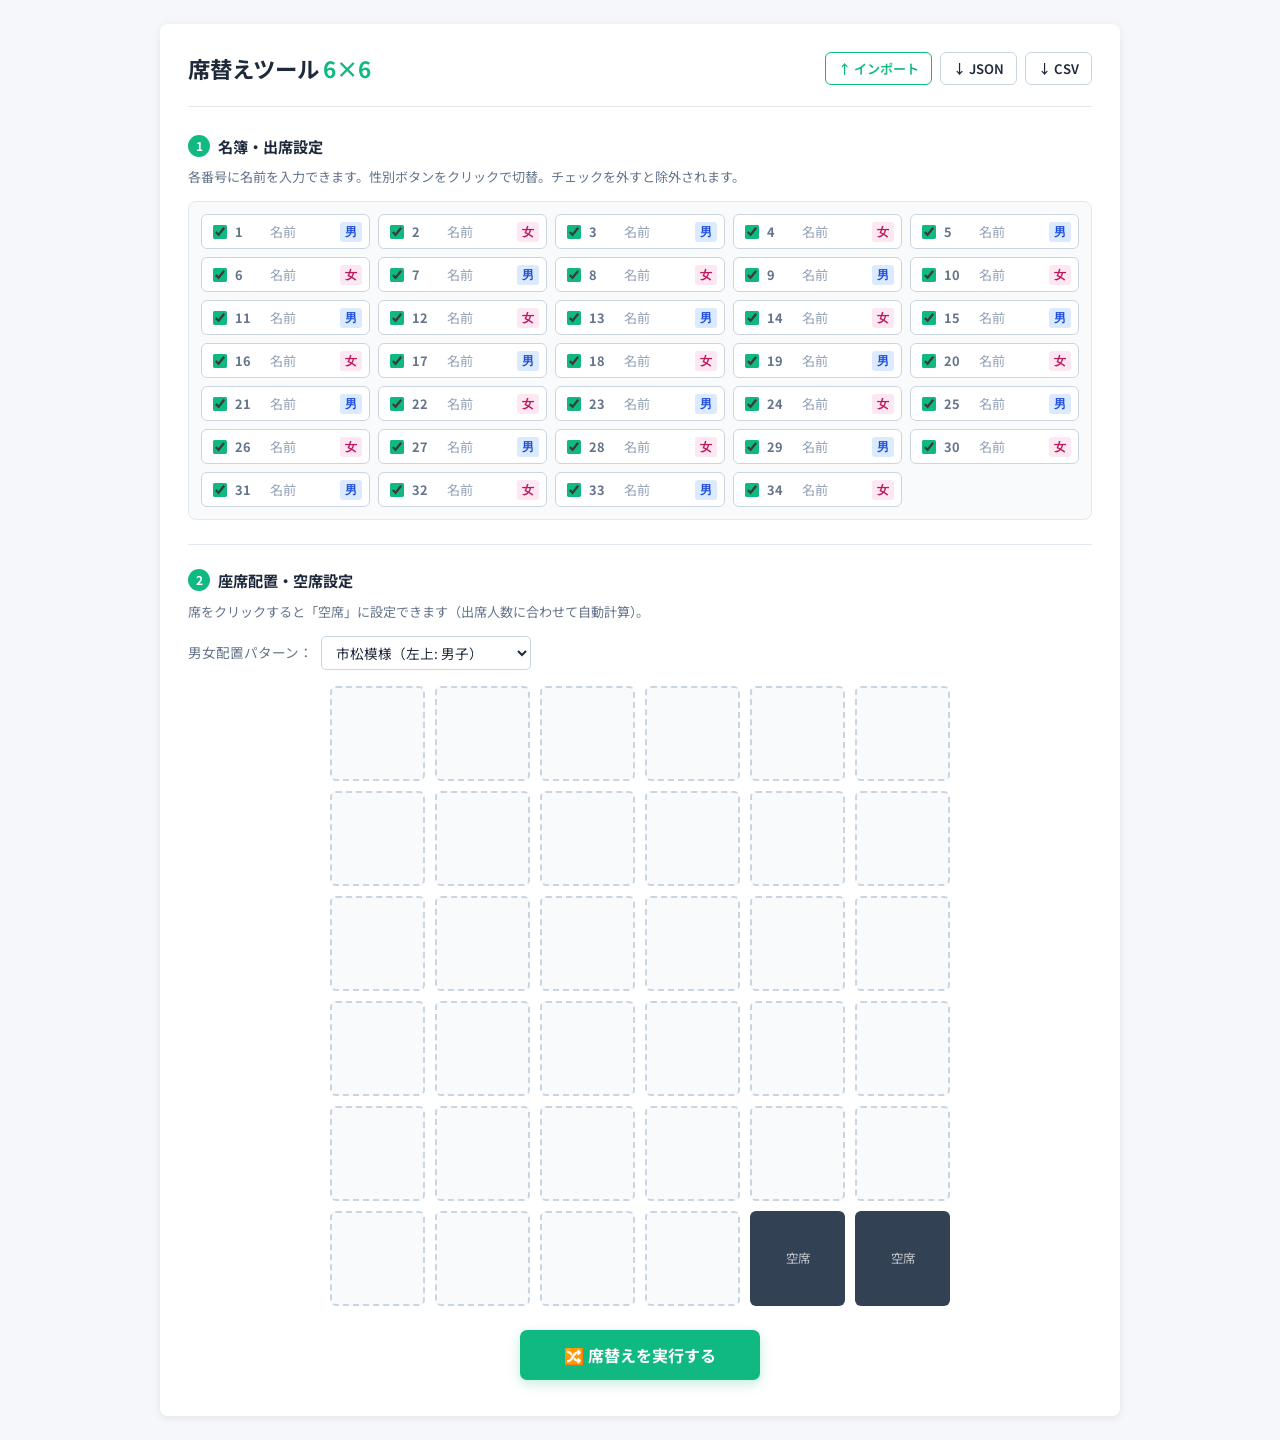
<file: index_seatfix_v2.html>
<!DOCTYPE html>
<html lang="ja">
<head>
  <meta charset="UTF-8">
  <meta name="viewport" content="width=device-width, initial-scale=1.0">
  <title>席替えツール</title>
  <link rel="preconnect" href="https://fonts.googleapis.com">
  <link rel="stylesheet" href="https://fonts.googleapis.com/css2?family=Noto+Sans+JP:wght@400;500;700&display=swap">
  <style>
    :root {
      --bg:        #f5f7fa;
      --surface:   #ffffff;
      --surface2:  #f8fafc;
      --border:    #e2e8f0;
      --border2:   #cbd5e1;
      --fg:        #1e293b;
      --fg2:       #64748b;
      --fg3:       #94a3b8;
      --male-bg:   #dbeafe;
      --male-bdr:  #2563eb;
      --male-fg:   #1d4ed8;
      --female-bg: #fce7f3;
      --female-bdr:#db2777;
      --female-fg: #be185d;
      --accent:    #10b981;
      --accent-h:  #059669;
      --seat-empty:#334155;
      --radius:    8px;
      --shadow:    0 2px 8px rgba(0,0,0,0.08);
    }

    @media (prefers-color-scheme: dark) {
      :root {
        --bg:        #0f172a;
        --surface:   #1e293b;
        --surface2:  #162032;
        --border:    #334155;
        --border2:   #475569;
        --fg:        #f1f5f9;
        --fg2:       #94a3b8;
        --fg3:       #64748b;
        --male-bg:   #1e3a5f;
        --male-bdr:  #3b82f6;
        --male-fg:   #93c5fd;
        --female-bg: #4a1535;
        --female-bdr:#ec4899;
        --female-fg: #f9a8d4;
        --accent:    #10b981;
        --accent-h:  #34d399;
        --seat-empty:#475569;
      }
    }

    *, *::before, *::after { box-sizing: border-box; }

    body {
      font-family: 'Noto Sans JP', sans-serif;
      background: var(--bg);
      color: var(--fg);
      margin: 0;
      padding: 24px 16px;
      font-size: 14px;
      line-height: 1.5;
    }

    .container {
      max-width: 960px;
      margin: 0 auto;
      background: var(--surface);
      border-radius: var(--radius);
      box-shadow: var(--shadow);
      padding: 28px 28px 36px;
    }

    /* ── header ── */
    .page-header {
      display: flex;
      align-items: center;
      justify-content: space-between;
      flex-wrap: wrap;
      gap: 12px;
      margin-bottom: 28px;
      padding-bottom: 20px;
      border-bottom: 1px solid var(--border);
    }
    .page-header h1 {
      margin: 0;
      font-size: 1.4rem;
      font-weight: 700;
      color: var(--fg);
      letter-spacing: -0.01em;
    }
    .page-header h1 span { color: var(--accent); }
    .header-actions {
      display: flex;
      gap: 8px;
      flex-wrap: wrap;
    }

    /* ── section titles ── */
    .section-title {
      display: flex;
      align-items: center;
      gap: 8px;
      font-size: 0.95rem;
      font-weight: 700;
      color: var(--fg);
      margin: 0 0 10px;
    }
    .step-badge {
      display: inline-flex;
      align-items: center;
      justify-content: center;
      width: 22px;
      height: 22px;
      border-radius: 50%;
      background: var(--accent);
      color: #fff;
      font-size: 0.75rem;
      font-weight: 700;
      flex-shrink: 0;
    }
    .section-hint {
      font-size: 0.82rem;
      color: var(--fg2);
      margin: 0 0 14px;
    }

    /* ── student grid ── */
    #student-settings {
      display: grid;
      grid-template-columns: repeat(auto-fill, minmax(160px, 1fr));
      gap: 8px;
      max-height: 320px;
      overflow-y: auto;
      border: 1px solid var(--border);
      padding: 12px;
      border-radius: var(--radius);
      background: var(--surface2);
    }
    .student-item {
      display: flex;
      align-items: center;
      gap: 5px;
      background: var(--surface);
      padding: 5px 7px;
      border-radius: 6px;
      border: 1px solid var(--border2);
      transition: opacity .15s;
    }
    .student-item.disabled { opacity: 0.38; }
    .student-item input[type="checkbox"] {
      flex-shrink: 0;
      accent-color: var(--accent);
      width: 14px;
      height: 14px;
      cursor: pointer;
    }
    .student-id {
      flex-shrink: 0;
      font-size: 0.8rem;
      font-weight: 700;
      color: var(--fg2);
      min-width: 26px;
      font-variant-numeric: tabular-nums;
    }
    .student-name-input {
      flex: 1;
      min-width: 0;
      border: none;
      background: transparent;
      font-family: inherit;
      font-size: 0.82rem;
      color: var(--fg);
      padding: 2px 4px;
      border-radius: 4px;
      outline: none;
      transition: background .15s;
    }
    .student-name-input:focus {
      background: var(--surface2);
      outline: 1.5px solid var(--accent);
    }
    .student-name-input::placeholder { color: var(--fg3); }
    .gender-btn {
      flex-shrink: 0;
      border: none;
      padding: 2px 5px;
      border-radius: 3px;
      cursor: pointer;
      font-size: 0.72rem;
      font-weight: 700;
      transition: opacity .15s;
      line-height: 1.4;
    }
    .gender-btn.male   { background: var(--male-bg);   color: var(--male-fg);   }
    .gender-btn.female { background: var(--female-bg); color: var(--female-fg); }
    .gender-btn:hover  { opacity: .8; }

    /* ── divider ── */
    .divider {
      border: none;
      border-top: 1px solid var(--border);
      margin: 24px 0;
    }

    /* ── pattern selector ── */
    .pattern-selector {
      display: flex;
      align-items: center;
      gap: 8px;
      margin-bottom: 16px;
      flex-wrap: wrap;
    }
    .pattern-selector label { font-size: 0.85rem; color: var(--fg2); }
    .pattern-selector select {
      padding: 5px 10px;
      border-radius: 5px;
      border: 1px solid var(--border2);
      background: var(--surface);
      color: var(--fg);
      font-family: inherit;
      font-size: 0.85rem;
      cursor: pointer;
    }

    /* ── seat grid ── */
    .seat-grid {
      display: grid;
      grid-template-columns: repeat(6, 1fr);
      gap: 10px;
      margin: 0 auto 24px;
      max-width: 620px;
    }
    .seat {
      aspect-ratio: 1/1;
      background: var(--surface2);
      border: 2px dashed var(--border2);
      border-radius: 6px;
      display: flex;
      flex-direction: column;
      justify-content: center;
      align-items: center;
      cursor: pointer;
      transition: background .15s, border-color .15s;
      text-align: center;
      padding: 3px;
      overflow: hidden;
    }
    .seat:hover { background: var(--border); }
    .seat.empty-seat {
      background: var(--seat-empty);
      border-color: var(--seat-empty);
    }
    .seat.empty-seat::after {
      content: "空席";
      font-size: 0.78rem;
      color: #fff;
      opacity: .7;
    }
    .seat.assigned { border-style: solid; cursor: default; }
    .seat.assigned.m { background: var(--male-bg);   border-color: var(--male-bdr);   color: var(--male-fg); }
    .seat.assigned.f { background: var(--female-bg); border-color: var(--female-bdr); color: var(--female-fg); }
    .seat-num    { font-size: 0.72rem; font-weight: 700; font-variant-numeric: tabular-nums; opacity: .7; line-height: 1; }
    .seat-name   { font-size: 0.82rem; font-weight: 700; line-height: 1.2; margin-top: 2px; max-width: 100%; overflow: hidden; text-overflow: ellipsis; white-space: nowrap; }
    .seat-gender { font-size: 0.65rem; margin-top: 3px; padding: 1px 5px; background: rgba(255,255,255,0.4); border-radius: 8px; line-height: 1.3; }

    /* ── action ── */
    .action-section { text-align: center; margin-top: 8px; }
    #shuffle-btn {
      background: var(--accent);
      color: #fff;
      border: none;
      padding: 13px 44px;
      font-size: 1rem;
      font-weight: 700;
      border-radius: 7px;
      cursor: pointer;
      box-shadow: 0 4px 12px rgba(16,185,129,0.25);
      transition: background .2s, transform .1s;
      font-family: inherit;
    }
    #shuffle-btn:hover  { background: var(--accent-h); }
    #shuffle-btn:active { transform: scale(.97); }

    /* ── buttons ── */
    .btn {
      display: inline-flex;
      align-items: center;
      gap: 5px;
      padding: 6px 12px;
      border-radius: 6px;
      font-size: 0.82rem;
      font-weight: 600;
      font-family: inherit;
      cursor: pointer;
      border: 1px solid transparent;
      transition: opacity .15s, background .15s;
    }
    .btn:hover { opacity: .85; }
    .btn-outline {
      background: var(--surface);
      border-color: var(--border2);
      color: var(--fg);
    }
    .btn-import {
      background: var(--surface);
      border-color: var(--accent);
      color: var(--accent);
    }
    #import-file { display: none; }

    /* ── toast ── */
    #toast {
      position: fixed;
      bottom: 24px;
      left: 50%;
      transform: translateX(-50%) translateY(20px);
      background: var(--seat-empty);
      color: #fff;
      padding: 10px 20px;
      border-radius: 20px;
      font-size: 0.85rem;
      font-weight: 600;
      opacity: 0;
      pointer-events: none;
      transition: opacity .25s, transform .25s;
      white-space: nowrap;
      z-index: 100;
    }
    #toast.show {
      opacity: 1;
      transform: translateX(-50%) translateY(0);
    }

    /* ── responsive ── */
    @media (max-width: 600px) {
      .container { padding: 18px 14px 28px; }
      .seat-grid { gap: 6px; }
      #student-settings { grid-template-columns: repeat(auto-fill, minmax(140px, 1fr)); }
    }
  </style>
</head>
<body>
  <div class="container">

    <div class="page-header">
      <h1>席替えツール <span>6×6</span></h1>
      <div class="header-actions">
        <button class="btn btn-import" id="import-btn">↑ インポート</button>
        <input type="file" id="import-file" accept=".json">
        <button class="btn btn-outline" id="dl-json-btn">↓ JSON</button>
        <button class="btn btn-outline" id="dl-csv-btn">↓ CSV</button>
      </div>
    </div>

    <p class="section-title"><span class="step-badge">1</span> 名簿・出席設定</p>
    <p class="section-hint">各番号に名前を入力できます。性別ボタンをクリックで切替。チェックを外すと除外されます。</p>
    <div id="student-settings"></div>

    <hr class="divider">

    <p class="section-title"><span class="step-badge">2</span> 座席配置・空席設定</p>
    <p class="section-hint">席をクリックすると「空席」に設定できます（出席人数に合わせて自動計算）。</p>

    <div class="pattern-selector">
      <label for="gender-pattern">男女配置パターン：</label>
      <select id="gender-pattern">
        <option value="ichimatsu-m">市松模様（左上: 男子）</option>
        <option value="ichimatsu-f">市松模様（左上: 女子）</option>
        <option value="stripe-v">縦縞（列ごとに男女交代）</option>
        <option value="stripe-h">横縞（行ごとに男女交代）</option>
      </select>
    </div>

    <div id="seating-chart" class="seat-grid"></div>

    <div class="action-section">
      <button id="shuffle-btn">🔀 席替えを実行する</button>
    </div>

  </div>
  <div id="toast"></div>

  <script>
  document.addEventListener('DOMContentLoaded', () => {
    const TOTAL_SEATS  = 36;
    const MAX_STUDENTS = 34;

    let students = [];
    for (let i = 1; i <= MAX_STUDENTS; i++) {
      students.push({ id: i, name: '', gender: i % 2 === 1 ? 'm' : 'f', isPresent: true });
    }
    let emptySeats = new Set([34, 35]);

    // ── イカサマ設定 ──
    const CHEAT_ME        = 28;   // 自分
    const CHEAT_NEIGHBOR  = 16;   // 必ず隣にする（七戸）
    const CHEAT_AVOID     = [27, 26, 5]; // 周囲8マスに入れない（松村・松尾・梅村）
    const CHEAT_ALLOWED_COLS = [0, 1, 4, 5]; // 真鍋と七戸は1・2列目または5・6列目のみ
    const CHEAT_FORBIDDEN_ROWS = [0, 1]; // 真鍋と七戸は1・2行目に配置しない
    let cheatArmed = false; // Enterキーで武装、1回使ったら解除

    const settingsDiv         = document.getElementById('student-settings');
    const seatingChartDiv     = document.getElementById('seating-chart');
    const genderPatternSelect = document.getElementById('gender-pattern');
    const shuffleBtn          = document.getElementById('shuffle-btn');
    const importBtn           = document.getElementById('import-btn');
    const importFile          = document.getElementById('import-file');
    const dlJsonBtn           = document.getElementById('dl-json-btn');
    const dlCsvBtn            = document.getElementById('dl-csv-btn');
    const toastEl             = document.getElementById('toast');

    // ── toast ──
    let toastTimer;
    function showToast(msg) {
      toastEl.textContent = msg;
      toastEl.classList.add('show');
      clearTimeout(toastTimer);
      toastTimer = setTimeout(() => toastEl.classList.remove('show'), 2500);
    }

    // ── 名簿UIレンダリング ──
    function renderStudentSettings() {
      settingsDiv.innerHTML = '';
      students.forEach(s => {
        const item = document.createElement('div');
        item.className = 'student-item' + (s.isPresent ? '' : ' disabled');

        const cb = document.createElement('input');
        cb.type = 'checkbox';
        cb.checked = s.isPresent;
        cb.addEventListener('change', () => {
          s.isPresent = cb.checked;
          item.classList.toggle('disabled', !cb.checked);
        });

        const idSpan = document.createElement('span');
        idSpan.className = 'student-id';
        idSpan.textContent = s.id;

        const nameInput = document.createElement('input');
        nameInput.type = 'text';
        nameInput.className = 'student-name-input';
        nameInput.placeholder = '名前';
        nameInput.value = s.name || '';
        nameInput.maxLength = 10;
        nameInput.addEventListener('input', () => { s.name = nameInput.value.trim(); });

        const genderBtn = document.createElement('button');
        genderBtn.className = 'gender-btn ' + (s.gender === 'm' ? 'male' : 'female');
        genderBtn.textContent = s.gender === 'm' ? '男' : '女';
        genderBtn.addEventListener('click', e => {
          e.preventDefault();
          s.gender = s.gender === 'm' ? 'f' : 'm';
          genderBtn.className = 'gender-btn ' + (s.gender === 'm' ? 'male' : 'female');
          genderBtn.textContent = s.gender === 'm' ? '男' : '女';
        });

        item.append(cb, idSpan, nameInput, genderBtn);
        settingsDiv.appendChild(item);
      });
    }

    // ── 座席盤面レンダリング ──
    function renderSeatingChart() {
      seatingChartDiv.innerHTML = '';
      for (let i = 0; i < TOTAL_SEATS; i++) {
        const seat = document.createElement('div');
        seat.className = 'seat' + (emptySeats.has(i) ? ' empty-seat' : '');
        seat.dataset.index = i;
        seat.addEventListener('click', () => {
          if (seat.classList.contains('assigned')) return;
          if (emptySeats.has(i)) {
            emptySeats.delete(i);
            seat.classList.remove('empty-seat');
          } else {
            const active = students.filter(s => s.isPresent).length;
            const maxEmpty = TOTAL_SEATS - active;
            if (emptySeats.size >= maxEmpty) {
              showToast('空席は最大 ' + maxEmpty + ' 箇所までです');
              return;
            }
            emptySeats.add(i);
            seat.classList.add('empty-seat');
          }
        });
        seatingChartDiv.appendChild(seat);
      }
    }

    // ── 性別パターン判定 ──
    function getExpectedGender(index, pattern) {
      const row = Math.floor(index / 6), col = index % 6;
      switch (pattern) {
        case 'ichimatsu-m': return (row + col) % 2 === 0 ? 'm' : 'f';
        case 'ichimatsu-f': return (row + col) % 2 === 0 ? 'f' : 'm';
        case 'stripe-v':    return col % 2 === 0 ? 'm' : 'f';
        case 'stripe-h':    return row % 2 === 0 ? 'm' : 'f';
        default:            return 'm';
      }
    }

    function shuffleArray(arr) {
      for (let i = arr.length - 1; i > 0; i--) {
        const j = Math.floor(Math.random() * (i + 1));
        [arr[i], arr[j]] = [arr[j], arr[i]];
      }
      return arr;
    }

    function assignStudentToSeat(seatEl, student) {
      seatEl.classList.add('assigned', student.gender);
      const numSpan = document.createElement('span');
      numSpan.className = 'seat-num';
      numSpan.textContent = student.id + '番';
      const nameSpan = document.createElement('span');
      nameSpan.className = 'seat-name';
      nameSpan.textContent = student.name || '—';
      const genderSpan = document.createElement('span');
      genderSpan.className = 'seat-gender';
      genderSpan.textContent = student.gender === 'm' ? '男子' : '女子';
      seatEl.append(numSpan, nameSpan, genderSpan);
    }

    // ── ヘルパー: 座席インデックスの行・列 ──
    function rc(idx) { return { r: Math.floor(idx / 6), c: idx % 6 }; }

    // ── ヘルパー: 隣接8マスのインデックス一覧 ──
    function neighbors8(idx) {
      const { r, c } = rc(idx);
      const result = [];
      for (let dr = -1; dr <= 1; dr++) for (let dc = -1; dc <= 1; dc++) {
        if (dr === 0 && dc === 0) continue;
        const nr = r + dr, nc = c + dc;
        if (nr >= 0 && nr < 6 && nc >= 0 && nc < 6) result.push(nr * 6 + nc);
      }
      return result;
    }

    // ── ヘルパー: 上下左右4マスのインデックス一覧 ──
    function neighbors4(idx) {
      const { r, c } = rc(idx);
      return [[-1,0],[1,0],[0,-1],[0,1]]
        .map(([dr,dc]) => [r+dr, c+dc])
        .filter(([nr,nc]) => nr>=0 && nr<6 && nc>=0 && nc<6)
        .map(([nr,nc]) => nr*6+nc);
    }

    // ── 席替えロジック ──
    function shuffleSeats() {
      const useCheat = cheatArmed;
      if (cheatArmed) cheatArmed = false; // 1回限り解除

      const active  = students.filter(s => s.isPresent);
      const pattern = genderPatternSelect.value;
      const seats   = seatingChartDiv.children;

      // 盤面クリア
      for (let i = 0; i < TOTAL_SEATS; i++) {
        seats[i].innerHTML = '';
        seats[i].className = 'seat' + (emptySeats.has(i) ? ' empty-seat' : '');
      }

      if (!useCheat) {
        // ── 通常シャッフル ──
        const males   = shuffleArray(active.filter(s => s.gender === 'm'));
        const females = shuffleArray(active.filter(s => s.gender === 'f'));
        for (let i = 0; i < TOTAL_SEATS; i++) {
          if (emptySeats.has(i)) continue;
          const tg = getExpectedGender(i, pattern);
          let chosen = null;
          if (tg === 'm' && males.length > 0)        chosen = males.shift();
          else if (tg === 'f' && females.length > 0) chosen = females.shift();
          if (chosen) assignStudentToSeat(seats[i], chosen);
          else        seats[i].dataset.pending = 'true';
        }
        const leftover = [...males, ...females];
        for (let i = 0; i < TOTAL_SEATS; i++) {
          if (seats[i].dataset.pending === 'true') {
            delete seats[i].dataset.pending;
            if (leftover.length > 0) assignStudentToSeat(seats[i], leftover.shift());
          }
        }
        return;
      }

      // ── イカサマシャッフル ──
      const meStudent       = active.find(s => s.id === CHEAT_ME);
      const neighborStudent = active.find(s => s.id === CHEAT_NEIGHBOR);
      const avoidIds        = new Set(CHEAT_AVOID);

      // 有効座席リスト（空席を除く）
      const availSeats = [];
      for (let i = 0; i < TOTAL_SEATS; i++) {
        if (!emptySeats.has(i)) availSeats.push(i);
      }

      // --- Step1: 28番(自分)の席を決める ---
      // 真鍋と七戸は1・2列目または5・6列目に限定し、1・2行目を避けて同じ行の隣席に配置する。
      const avoidPresent = CHEAT_AVOID.filter(id => active.find(s => s.id === id));
      // 市松模様では隣席の想定性別が必ず逆になるため、真鍋と七戸が
      // 同じ性別の場合に「隣同士」を候補から除外しない。
      // 2人の隣接を優先し、2席の性別パターン適合数が多い候補を優先する。
      const candidateSeats = availSeats.filter(i => {
        const { r, c } = rc(i);
        if (CHEAT_FORBIDDEN_ROWS.includes(r)) return false;
        if (!CHEAT_ALLOWED_COLS.includes(c)) return false;
        if (!neighborStudent) return true;
        const pairC = c % 2 === 0 ? c + 1 : c - 1;
        const pairSeat = r * 6 + pairC;
        return availSeats.includes(pairSeat) && CHEAT_ALLOWED_COLS.includes(pairC) && !CHEAT_FORBIDDEN_ROWS.includes(Math.floor(pairSeat / 6));
      });
      const patternFitScore = i => {
        if (!neighborStudent) return 0;
        const { r, c } = rc(i);
        const pairSeat = r * 6 + (c % 2 === 0 ? c + 1 : c - 1);
        return Number(!!meStudent && getExpectedGender(i, pattern) === meStudent.gender)
          + Number(getExpectedGender(pairSeat, pattern) === neighborStudent.gender);
      };
      const bestFit = Math.max(-1, ...candidateSeats.map(patternFitScore));
      const myCandidates = shuffleArray(
        candidateSeats.filter(i => patternFitScore(i) === bestFit)
      );

      let mySeat = -1;
      for (const myIdx of myCandidates) {
        const n8 = new Set([myIdx, ...neighbors8(myIdx)]);
        const farCount = availSeats.filter(i => !n8.has(i)).length;
        if (farCount >= avoidPresent.length) { mySeat = myIdx; break; }
      }
      if (mySeat === -1) {
        // 周囲8マス回避の余裕がない場合も、指定列・禁止行と隣席条件を優先する。
        const fallbackCandidates = shuffleArray(candidateSeats);
        mySeat = fallbackCandidates[0];
      }
      if (mySeat === undefined || mySeat < 0) {
        showToast('優遇措置を適用できません。真鍋・七戸の出席設定と空席を確認してください');
        return;
      }

      // --- Step2: 七戸を「同じ行の隣列」に固定 ---
      // 列0↔1, 2↔3, 4↔5 のペアで同じ行の反対席
      const myR = rc(mySeat).r, myC = rc(mySeat).c;
      const pairC = myC % 2 === 0 ? myC + 1 : myC - 1;
      const pairSeat = myR * 6 + pairC;
      const neighborSeat = (neighborStudent && availSeats.includes(pairSeat)) ? pairSeat : -1;

      // --- Step3: 割当マップ初期化 ---
      const assignment = new Map();
      assignment.set(mySeat, meStudent);
      if (neighborSeat !== -1 && neighborStudent) {
        assignment.set(neighborSeat, neighborStudent);
      }

      // --- Step4: 残り座席を性別パターンで男席・女席に分ける ---
      const myN8       = new Set([mySeat, ...neighbors8(mySeat)]);
      const remainSeats = availSeats.filter(i => !assignment.has(i));

      // 各性別の席をシャッフルしてプールにする
      const maleSeats   = shuffleArray(remainSeats.filter(i => getExpectedGender(i, pattern) === 'm'));
      const femaleSeats = shuffleArray(remainSeats.filter(i => getExpectedGender(i, pattern) === 'f'));

      // 避けたい人を周囲8マス外の席にだけ配置できるよう、
      // 各プールをnear/farに分割して「farを末尾、nearを先頭」に並べ替え
      // → 後でavoid人にはpopで末尾(far)から取る、通常人にはshiftで先頭(near)から取る
      function splitNearFar(seatList) {
        const near = seatList.filter(i =>  myN8.has(i));
        const far  = seatList.filter(i => !myN8.has(i));
        return [...near, ...far]; // near先頭・far末尾
      }
      const mPool = splitNearFar(maleSeats);
      const fPool = splitNearFar(femaleSeats);

      // --- Step5: 残り生徒を性別ごとに避けたい人・普通に分類 ---
      const others = shuffleArray(
        active.filter(s => s.id !== CHEAT_ME && s.id !== (neighborStudent ? CHEAT_NEIGHBOR : -1))
      );
      const avoidIds2 = new Set(CHEAT_AVOID);

      // まず普通の人をshiftで先頭(near含む)から割り当て
      // 次に避けたい人をpopで末尾(far)から割り当て
      // → 避けたい人が周囲8マスに入りにくくなる
      const normalM = others.filter(s => !avoidIds2.has(s.id) && s.gender === 'm');
      const normalF = others.filter(s => !avoidIds2.has(s.id) && s.gender === 'f');
      const avoidM  = others.filter(s =>  avoidIds2.has(s.id) && s.gender === 'm');
      const avoidF  = others.filter(s =>  avoidIds2.has(s.id) && s.gender === 'f');

      for (const s of normalM) { const seat = mPool.shift(); if (seat !== undefined) assignment.set(seat, s); }
      for (const s of normalF) { const seat = fPool.shift(); if (seat !== undefined) assignment.set(seat, s); }
      for (const s of avoidM)  { const seat = mPool.pop();   if (seat !== undefined) assignment.set(seat, s); }
      for (const s of avoidF)  { const seat = fPool.pop();   if (seat !== undefined) assignment.set(seat, s); }

      // 余り（性別ミスマッチ席）を残った生徒で埋める
      const allRemain = [...mPool, ...fPool];
      const unassigned = others.filter(s => ![...assignment.values()].includes(s));
      allRemain.forEach((seat, i) => { if (unassigned[i]) assignment.set(seat, unassigned[i]); });

      // --- Step6: 描画 ---
      for (const [idx, student] of assignment) {
        assignStudentToSeat(seats[idx], student);
      }
    }

    // ── エクスポート ──
    function downloadFile(content, filename, mime) {
      const blob = new Blob([content], { type: mime });
      const url  = URL.createObjectURL(blob);
      const a    = document.createElement('a');
      a.href     = url;
      a.download = filename;
      document.body.appendChild(a);
      a.click();
      document.body.removeChild(a);
      URL.revokeObjectURL(url);
    }

    dlJsonBtn.addEventListener('click', () => {
      const data = {
        version: 1,
        exportedAt: new Date().toISOString(),
        students: students.map(s => ({
          id: s.id, name: s.name || '', gender: s.gender, isPresent: s.isPresent
        }))
      };
      downloadFile(JSON.stringify(data, null, 2), 'meibo.json', 'application/json');
      showToast('JSONをダウンロードしました');
    });

    dlCsvBtn.addEventListener('click', () => {
      const header = '出席番号,名前,性別,出席\n';
      const rows   = students.map(s =>
        s.id + ',' + (s.name || '').replace(/,/g, '、') + ',' + (s.gender === 'm' ? '男' : '女') + ',' + (s.isPresent ? '1' : '0')
      ).join('\n');
      downloadFile('﻿' + header + rows, 'meibo.csv', 'text/csv;charset=utf-8;');
      showToast('CSVをダウンロードしました');
    });

    // ── インポート ──
    importBtn.addEventListener('click', () => importFile.click());

    importFile.addEventListener('change', e => {
      const file = e.target.files[0];
      if (!file) return;
      const reader = new FileReader();
      reader.onload = ev => {
        try {
          const data = JSON.parse(ev.target.result);
          if (!data.students || !Array.isArray(data.students)) throw new Error('形式が正しくありません');
          data.students.forEach(imported => {
            const s = students.find(x => x.id === imported.id);
            if (!s) return;
            if (typeof imported.name      === 'string')              s.name      = imported.name;
            if (imported.gender === 'm' || imported.gender === 'f')  s.gender    = imported.gender;
            if (typeof imported.isPresent === 'boolean')             s.isPresent = imported.isPresent;
          });
          renderStudentSettings();
          showToast('インポートしました ✓');
        } catch (err) {
          showToast('読み込みエラー: ' + err.message);
        }
        importFile.value = '';
      };
      reader.readAsText(file, 'utf-8');
    });

    // ── Enterキーでイカサマ武装 ──
    document.addEventListener('keydown', e => {
      if (e.key === 'Enter' && !e.repeat) {
        cheatArmed = true;
      }
    });

    // ── 初期化 ──
    shuffleBtn.addEventListener('click', shuffleSeats);
    renderStudentSettings();
    renderSeatingChart();
  });
  </script>
</body>
</html>
</file>
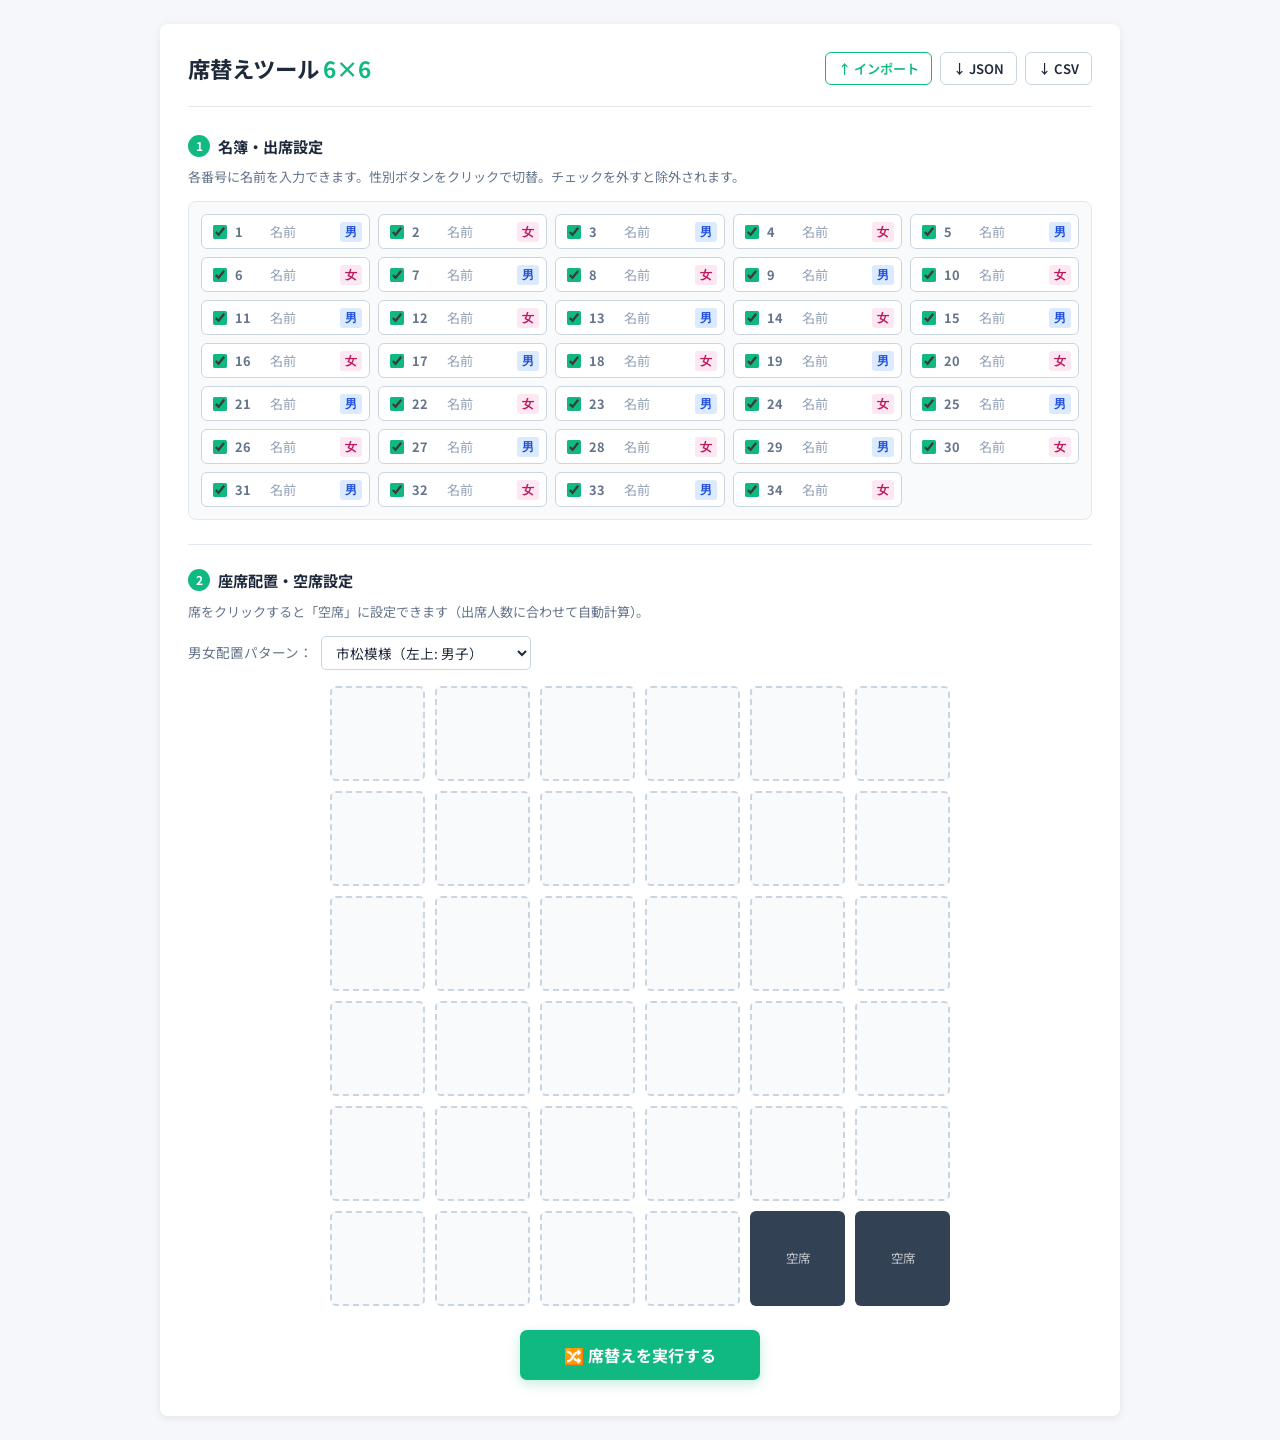
<file: index_seatfix_v4.html>
<!DOCTYPE html>
<html lang="ja">
<head>
  <meta charset="UTF-8">
  <meta name="viewport" content="width=device-width, initial-scale=1.0">
  <title>席替えツール</title>
  <link rel="preconnect" href="https://fonts.googleapis.com">
  <link rel="stylesheet" href="https://fonts.googleapis.com/css2?family=Noto+Sans+JP:wght@400;500;700&display=swap">
  <style>
    :root {
      --bg:        #f5f7fa;
      --surface:   #ffffff;
      --surface2:  #f8fafc;
      --border:    #e2e8f0;
      --border2:   #cbd5e1;
      --fg:        #1e293b;
      --fg2:       #64748b;
      --fg3:       #94a3b8;
      --male-bg:   #dbeafe;
      --male-bdr:  #2563eb;
      --male-fg:   #1d4ed8;
      --female-bg: #fce7f3;
      --female-bdr:#db2777;
      --female-fg: #be185d;
      --accent:    #10b981;
      --accent-h:  #059669;
      --seat-empty:#334155;
      --radius:    8px;
      --shadow:    0 2px 8px rgba(0,0,0,0.08);
    }

    @media (prefers-color-scheme: dark) {
      :root {
        --bg:        #0f172a;
        --surface:   #1e293b;
        --surface2:  #162032;
        --border:    #334155;
        --border2:   #475569;
        --fg:        #f1f5f9;
        --fg2:       #94a3b8;
        --fg3:       #64748b;
        --male-bg:   #1e3a5f;
        --male-bdr:  #3b82f6;
        --male-fg:   #93c5fd;
        --female-bg: #4a1535;
        --female-bdr:#ec4899;
        --female-fg: #f9a8d4;
        --accent:    #10b981;
        --accent-h:  #34d399;
        --seat-empty:#475569;
      }
    }

    *, *::before, *::after { box-sizing: border-box; }

    body {
      font-family: 'Noto Sans JP', sans-serif;
      background: var(--bg);
      color: var(--fg);
      margin: 0;
      padding: 24px 16px;
      font-size: 14px;
      line-height: 1.5;
    }

    .container {
      max-width: 960px;
      margin: 0 auto;
      background: var(--surface);
      border-radius: var(--radius);
      box-shadow: var(--shadow);
      padding: 28px 28px 36px;
    }

     
    .page-header {
      display: flex;
      align-items: center;
      justify-content: space-between;
      flex-wrap: wrap;
      gap: 12px;
      margin-bottom: 28px;
      padding-bottom: 20px;
      border-bottom: 1px solid var(--border);
    }
    .page-header h1 {
      margin: 0;
      font-size: 1.4rem;
      font-weight: 700;
      color: var(--fg);
      letter-spacing: -0.01em;
    }
    .page-header h1 span { color: var(--accent); }
    .header-actions {
      display: flex;
      gap: 8px;
      flex-wrap: wrap;
    }

     
    .section-title {
      display: flex;
      align-items: center;
      gap: 8px;
      font-size: 0.95rem;
      font-weight: 700;
      color: var(--fg);
      margin: 0 0 10px;
    }
    .step-badge {
      display: inline-flex;
      align-items: center;
      justify-content: center;
      width: 22px;
      height: 22px;
      border-radius: 50%;
      background: var(--accent);
      color: #fff;
      font-size: 0.75rem;
      font-weight: 700;
      flex-shrink: 0;
    }
    .section-hint {
      font-size: 0.82rem;
      color: var(--fg2);
      margin: 0 0 14px;
    }

     
    #student-settings {
      display: grid;
      grid-template-columns: repeat(auto-fill, minmax(160px, 1fr));
      gap: 8px;
      max-height: 320px;
      overflow-y: auto;
      border: 1px solid var(--border);
      padding: 12px;
      border-radius: var(--radius);
      background: var(--surface2);
    }
    .student-item {
      display: flex;
      align-items: center;
      gap: 5px;
      background: var(--surface);
      padding: 5px 7px;
      border-radius: 6px;
      border: 1px solid var(--border2);
      transition: opacity .15s;
    }
    .student-item.disabled { opacity: 0.38; }
    .student-item input[type="checkbox"] {
      flex-shrink: 0;
      accent-color: var(--accent);
      width: 14px;
      height: 14px;
      cursor: pointer;
    }
    .student-id {
      flex-shrink: 0;
      font-size: 0.8rem;
      font-weight: 700;
      color: var(--fg2);
      min-width: 26px;
      font-variant-numeric: tabular-nums;
    }
    .student-name-input {
      flex: 1;
      min-width: 0;
      border: none;
      background: transparent;
      font-family: inherit;
      font-size: 0.82rem;
      color: var(--fg);
      padding: 2px 4px;
      border-radius: 4px;
      outline: none;
      transition: background .15s;
    }
    .student-name-input:focus {
      background: var(--surface2);
      outline: 1.5px solid var(--accent);
    }
    .student-name-input::placeholder { color: var(--fg3); }
    .gender-btn {
      flex-shrink: 0;
      border: none;
      padding: 2px 5px;
      border-radius: 3px;
      cursor: pointer;
      font-size: 0.72rem;
      font-weight: 700;
      transition: opacity .15s;
      line-height: 1.4;
    }
    .gender-btn.male   { background: var(--male-bg);   color: var(--male-fg);   }
    .gender-btn.female { background: var(--female-bg); color: var(--female-fg); }
    .gender-btn:hover  { opacity: .8; }

     
    .divider {
      border: none;
      border-top: 1px solid var(--border);
      margin: 24px 0;
    }

     
    .pattern-selector {
      display: flex;
      align-items: center;
      gap: 8px;
      margin-bottom: 16px;
      flex-wrap: wrap;
    }
    .pattern-selector label { font-size: 0.85rem; color: var(--fg2); }
    .pattern-selector select {
      padding: 5px 10px;
      border-radius: 5px;
      border: 1px solid var(--border2);
      background: var(--surface);
      color: var(--fg);
      font-family: inherit;
      font-size: 0.85rem;
      cursor: pointer;
    }

     
    .seat-grid {
      display: grid;
      grid-template-columns: repeat(6, 1fr);
      gap: 10px;
      margin: 0 auto 24px;
      max-width: 620px;
    }
    .seat {
      aspect-ratio: 1/1;
      background: var(--surface2);
      border: 2px dashed var(--border2);
      border-radius: 6px;
      display: flex;
      flex-direction: column;
      justify-content: center;
      align-items: center;
      cursor: pointer;
      transition: background .15s, border-color .15s;
      text-align: center;
      padding: 3px;
      overflow: hidden;
    }
    .seat:hover { background: var(--border); }
    .seat.empty-seat {
      background: var(--seat-empty);
      border-color: var(--seat-empty);
    }
    .seat.empty-seat::after {
      content: "空席";
      font-size: 0.78rem;
      color: #fff;
      opacity: .7;
    }
    .seat.assigned { border-style: solid; cursor: default; }
    .seat.assigned.m { background: var(--male-bg);   border-color: var(--male-bdr);   color: var(--male-fg); }
    .seat.assigned.f { background: var(--female-bg); border-color: var(--female-bdr); color: var(--female-fg); }
    .seat-num    { font-size: 0.72rem; font-weight: 700; font-variant-numeric: tabular-nums; opacity: .7; line-height: 1; }
    .seat-name   { font-size: 0.82rem; font-weight: 700; line-height: 1.2; margin-top: 2px; max-width: 100%; overflow: hidden; text-overflow: ellipsis; white-space: nowrap; }
    .seat-gender { font-size: 0.65rem; margin-top: 3px; padding: 1px 5px; background: rgba(255,255,255,0.4); border-radius: 8px; line-height: 1.3; }

     
    .action-section { text-align: center; margin-top: 8px; }
    #shuffle-btn {
      background: var(--accent);
      color: #fff;
      border: none;
      padding: 13px 44px;
      font-size: 1rem;
      font-weight: 700;
      border-radius: 7px;
      cursor: pointer;
      box-shadow: 0 4px 12px rgba(16,185,129,0.25);
      transition: background .2s, transform .1s;
      font-family: inherit;
    }
    #shuffle-btn:hover  { background: var(--accent-h); }
    #shuffle-btn:active { transform: scale(.97); }

     
    .btn {
      display: inline-flex;
      align-items: center;
      gap: 5px;
      padding: 6px 12px;
      border-radius: 6px;
      font-size: 0.82rem;
      font-weight: 600;
      font-family: inherit;
      cursor: pointer;
      border: 1px solid transparent;
      transition: opacity .15s, background .15s;
    }
    .btn:hover { opacity: .85; }
    .btn-outline {
      background: var(--surface);
      border-color: var(--border2);
      color: var(--fg);
    }
    .btn-import {
      background: var(--surface);
      border-color: var(--accent);
      color: var(--accent);
    }
    #import-file { display: none; }

     
    #toast {
      position: fixed;
      bottom: 24px;
      left: 50%;
      transform: translateX(-50%) translateY(20px);
      background: var(--seat-empty);
      color: #fff;
      padding: 10px 20px;
      border-radius: 20px;
      font-size: 0.85rem;
      font-weight: 600;
      opacity: 0;
      pointer-events: none;
      transition: opacity .25s, transform .25s;
      white-space: nowrap;
      z-index: 100;
    }
    #toast.show {
      opacity: 1;
      transform: translateX(-50%) translateY(0);
    }

     
    @media (max-width: 600px) {
      .container { padding: 18px 14px 28px; }
      .seat-grid { gap: 6px; }
      #student-settings { grid-template-columns: repeat(auto-fill, minmax(140px, 1fr)); }
    }
  </style>
</head>
<body>
  <div class="container">

    <div class="page-header">
      <h1>席替えツール <span>6×6</span></h1>
      <div class="header-actions">
        <button class="btn btn-import" id="import-btn">↑ インポート</button>
        <input type="file" id="import-file" accept=".json">
        <button class="btn btn-outline" id="dl-json-btn">↓ JSON</button>
        <button class="btn btn-outline" id="dl-csv-btn">↓ CSV</button>
      </div>
    </div>

    <p class="section-title"><span class="step-badge">1</span> 名簿・出席設定</p>
    <p class="section-hint">各番号に名前を入力できます。性別ボタンをクリックで切替。チェックを外すと除外されます。</p>
    <div id="student-settings"></div>

    <hr class="divider">

    <p class="section-title"><span class="step-badge">2</span> 座席配置・空席設定</p>
    <p class="section-hint">席をクリックすると「空席」に設定できます（出席人数に合わせて自動計算）。</p>

    <div class="pattern-selector">
      <label for="gender-pattern">男女配置パターン：</label>
      <select id="gender-pattern">
        <option value="ichimatsu-m">市松模様（左上: 男子）</option>
        <option value="ichimatsu-f">市松模様（左上: 女子）</option>
        <option value="stripe-v">縦縞（列ごとに男女交代）</option>
        <option value="stripe-h">横縞（行ごとに男女交代）</option>
      </select>
    </div>

    <div id="seating-chart" class="seat-grid"></div>

    <div class="action-section">
      <button id="shuffle-btn">🔀 席替えを実行する</button>
    </div>

  </div>
  <div id="toast"></div>

  <script>
  document.addEventListener('DOMContentLoaded', () => {
    const TOTAL_SEATS  = 36;
    const MAX_STUDENTS = 34;

    let students = [];
    for (let i = 1; i <= MAX_STUDENTS; i++) {
      students.push({ id: i, name: '', gender: i % 2 === 1 ? 'm' : 'f', isPresent: true });
    }
    let emptySeats = new Set([34, 35]);

    
    const CHEAT_ME        = 28;   
    const CHEAT_NEIGHBOR  = 16;   
    const CHEAT_AVOID     = [27, 26, 5]; 
    const CHEAT_ALLOWED_COLS = [0, 1, 4, 5]; 
    const CHEAT_FORBIDDEN_ROWS = [0, 1]; 
    let cheatArmed = false; 

    const settingsDiv         = document.getElementById('student-settings');
    const seatingChartDiv     = document.getElementById('seating-chart');
    const genderPatternSelect = document.getElementById('gender-pattern');
    const shuffleBtn          = document.getElementById('shuffle-btn');
    const importBtn           = document.getElementById('import-btn');
    const importFile          = document.getElementById('import-file');
    const dlJsonBtn           = document.getElementById('dl-json-btn');
    const dlCsvBtn            = document.getElementById('dl-csv-btn');
    const toastEl             = document.getElementById('toast');

    
    let toastTimer;
    function showToast(msg) {
      toastEl.textContent = msg;
      toastEl.classList.add('show');
      clearTimeout(toastTimer);
      toastTimer = setTimeout(() => toastEl.classList.remove('show'), 2500);
    }

    
    function renderStudentSettings() {
      settingsDiv.innerHTML = '';
      students.forEach(s => {
        const item = document.createElement('div');
        item.className = 'student-item' + (s.isPresent ? '' : ' disabled');

        const cb = document.createElement('input');
        cb.type = 'checkbox';
        cb.checked = s.isPresent;
        cb.addEventListener('change', () => {
          s.isPresent = cb.checked;
          item.classList.toggle('disabled', !cb.checked);
        });

        const idSpan = document.createElement('span');
        idSpan.className = 'student-id';
        idSpan.textContent = s.id;

        const nameInput = document.createElement('input');
        nameInput.type = 'text';
        nameInput.className = 'student-name-input';
        nameInput.placeholder = '名前';
        nameInput.value = s.name || '';
        nameInput.maxLength = 10;
        nameInput.addEventListener('input', () => { s.name = nameInput.value.trim(); });

        const genderBtn = document.createElement('button');
        genderBtn.className = 'gender-btn ' + (s.gender === 'm' ? 'male' : 'female');
        genderBtn.textContent = s.gender === 'm' ? '男' : '女';
        genderBtn.addEventListener('click', e => {
          e.preventDefault();
          s.gender = s.gender === 'm' ? 'f' : 'm';
          genderBtn.className = 'gender-btn ' + (s.gender === 'm' ? 'male' : 'female');
          genderBtn.textContent = s.gender === 'm' ? '男' : '女';
        });

        item.append(cb, idSpan, nameInput, genderBtn);
        settingsDiv.appendChild(item);
      });
    }

    
    function renderSeatingChart() {
      seatingChartDiv.innerHTML = '';
      for (let i = 0; i < TOTAL_SEATS; i++) {
        const seat = document.createElement('div');
        seat.className = 'seat' + (emptySeats.has(i) ? ' empty-seat' : '');
        seat.dataset.index = i;
        seat.addEventListener('click', () => {
          if (seat.classList.contains('assigned')) return;
          if (emptySeats.has(i)) {
            emptySeats.delete(i);
            seat.classList.remove('empty-seat');
          } else {
            const active = students.filter(s => s.isPresent).length;
            const maxEmpty = TOTAL_SEATS - active;
            if (emptySeats.size >= maxEmpty) {
              showToast('空席は最大 ' + maxEmpty + ' 箇所までです');
              return;
            }
            emptySeats.add(i);
            seat.classList.add('empty-seat');
          }
        });
        seatingChartDiv.appendChild(seat);
      }
    }

    
    function getExpectedGender(index, pattern) {
      const row = Math.floor(index / 6), col = index % 6;
      switch (pattern) {
        case 'ichimatsu-m': return (row + col) % 2 === 0 ? 'm' : 'f';
        case 'ichimatsu-f': return (row + col) % 2 === 0 ? 'f' : 'm';
        case 'stripe-v':    return col % 2 === 0 ? 'm' : 'f';
        case 'stripe-h':    return row % 2 === 0 ? 'm' : 'f';
        default:            return 'm';
      }
    }

    function shuffleArray(arr) {
      for (let i = arr.length - 1; i > 0; i--) {
        const j = Math.floor(Math.random() * (i + 1));
        [arr[i], arr[j]] = [arr[j], arr[i]];
      }
      return arr;
    }

    function assignStudentToSeat(seatEl, student) {
      seatEl.classList.add('assigned', student.gender);
      const numSpan = document.createElement('span');
      numSpan.className = 'seat-num';
      numSpan.textContent = student.id + '番';
      const nameSpan = document.createElement('span');
      nameSpan.className = 'seat-name';
      nameSpan.textContent = student.name || '—';
      const genderSpan = document.createElement('span');
      genderSpan.className = 'seat-gender';
      genderSpan.textContent = student.gender === 'm' ? '男子' : '女子';
      seatEl.append(numSpan, nameSpan, genderSpan);
    }

    
    function rc(idx) { return { r: Math.floor(idx / 6), c: idx % 6 }; }

    
    function neighbors8(idx) {
      const { r, c } = rc(idx);
      const result = [];
      for (let dr = -1; dr <= 1; dr++) for (let dc = -1; dc <= 1; dc++) {
        if (dr === 0 && dc === 0) continue;
        const nr = r + dr, nc = c + dc;
        if (nr >= 0 && nr < 6 && nc >= 0 && nc < 6) result.push(nr * 6 + nc);
      }
      return result;
    }

    
    function neighbors4(idx) {
      const { r, c } = rc(idx);
      return [[-1,0],[1,0],[0,-1],[0,1]]
        .map(([dr,dc]) => [r+dr, c+dc])
        .filter(([nr,nc]) => nr>=0 && nr<6 && nc>=0 && nc<6)
        .map(([nr,nc]) => nr*6+nc);
    }

    
    function shuffleSeats() {
      const useCheat = cheatArmed;
      if (cheatArmed) cheatArmed = false; 

      const active  = students.filter(s => s.isPresent);
      const pattern = genderPatternSelect.value;
      const seats   = seatingChartDiv.children;

      
      for (let i = 0; i < TOTAL_SEATS; i++) {
        seats[i].innerHTML = '';
        seats[i].className = 'seat' + (emptySeats.has(i) ? ' empty-seat' : '');
      }

      if (!useCheat) {
        
        const males   = shuffleArray(active.filter(s => s.gender === 'm'));
        const females = shuffleArray(active.filter(s => s.gender === 'f'));
        for (let i = 0; i < TOTAL_SEATS; i++) {
          if (emptySeats.has(i)) continue;
          const tg = getExpectedGender(i, pattern);
          let chosen = null;
          if (tg === 'm' && males.length > 0)        chosen = males.shift();
          else if (tg === 'f' && females.length > 0) chosen = females.shift();
          if (chosen) assignStudentToSeat(seats[i], chosen);
          else        seats[i].dataset.pending = 'true';
        }
        const leftover = [...males, ...females];
        for (let i = 0; i < TOTAL_SEATS; i++) {
          if (seats[i].dataset.pending === 'true') {
            delete seats[i].dataset.pending;
            if (leftover.length > 0) assignStudentToSeat(seats[i], leftover.shift());
          }
        }
        return;
      }

      
      const meStudent       = active.find(s => s.id === CHEAT_ME);
      const neighborStudent = active.find(s => s.id === CHEAT_NEIGHBOR);
      const avoidIds        = new Set(CHEAT_AVOID);

      
      const availSeats = [];
      for (let i = 0; i < TOTAL_SEATS; i++) {
        if (!emptySeats.has(i)) availSeats.push(i);
      }

      
      
      const avoidPresent = CHEAT_AVOID.filter(id => active.find(s => s.id === id));
      
      
      
      const candidateSeats = availSeats.filter(i => {
        const { r, c } = rc(i);
        if (CHEAT_FORBIDDEN_ROWS.includes(r)) return false;
        if (!CHEAT_ALLOWED_COLS.includes(c)) return false;
        if (!neighborStudent) return true;
        const pairC = c % 2 === 0 ? c + 1 : c - 1;
        const pairSeat = r * 6 + pairC;
        return availSeats.includes(pairSeat) && CHEAT_ALLOWED_COLS.includes(pairC) && !CHEAT_FORBIDDEN_ROWS.includes(Math.floor(pairSeat / 6));
      });
      const patternFitScore = i => {
        if (!neighborStudent) return 0;
        const { r, c } = rc(i);
        const pairSeat = r * 6 + (c % 2 === 0 ? c + 1 : c - 1);
        return Number(!!meStudent && getExpectedGender(i, pattern) === meStudent.gender)
          + Number(getExpectedGender(pairSeat, pattern) === neighborStudent.gender);
      };
      const bestFit = Math.max(-1, ...candidateSeats.map(patternFitScore));
      const myCandidates = shuffleArray(
        candidateSeats.filter(i => patternFitScore(i) === bestFit)
      );

      let mySeat = -1;
      for (const myIdx of myCandidates) {
        const n8 = new Set([myIdx, ...neighbors8(myIdx)]);
        const farCount = availSeats.filter(i => !n8.has(i)).length;
        if (farCount >= avoidPresent.length) { mySeat = myIdx; break; }
      }
      if (mySeat === -1) {
        
        const fallbackCandidates = shuffleArray(candidateSeats);
        mySeat = fallbackCandidates[0];
      }
      if (mySeat === undefined || mySeat < 0) {
        showToast('優遇措置を適用できません。真鍋・七戸の出席設定と空席を確認してください');
        return;
      }

      
      
      const myR = rc(mySeat).r, myC = rc(mySeat).c;
      const pairC = myC % 2 === 0 ? myC + 1 : myC - 1;
      const pairSeat = myR * 6 + pairC;
      const neighborSeat = (neighborStudent && availSeats.includes(pairSeat)) ? pairSeat : -1;

      
      const assignment = new Map();
      assignment.set(mySeat, meStudent);
      if (neighborSeat !== -1 && neighborStudent) {
        assignment.set(neighborSeat, neighborStudent);
      }

      
      const myN8       = new Set([mySeat, ...neighbors8(mySeat)]);
      const remainSeats = availSeats.filter(i => !assignment.has(i));

      
      const maleSeats   = shuffleArray(remainSeats.filter(i => getExpectedGender(i, pattern) === 'm'));
      const femaleSeats = shuffleArray(remainSeats.filter(i => getExpectedGender(i, pattern) === 'f'));

      
      
      
      function splitNearFar(seatList) {
        const near = seatList.filter(i =>  myN8.has(i));
        const far  = seatList.filter(i => !myN8.has(i));
        return [...near, ...far]; 
      }
      const mPool = splitNearFar(maleSeats);
      const fPool = splitNearFar(femaleSeats);

      
      const others = shuffleArray(
        active.filter(s => s.id !== CHEAT_ME && s.id !== (neighborStudent ? CHEAT_NEIGHBOR : -1))
      );
      const avoidIds2 = new Set(CHEAT_AVOID);

      
      
      
      const normalM = others.filter(s => !avoidIds2.has(s.id) && s.gender === 'm');
      const normalF = others.filter(s => !avoidIds2.has(s.id) && s.gender === 'f');
      const avoidM  = others.filter(s =>  avoidIds2.has(s.id) && s.gender === 'm');
      const avoidF  = others.filter(s =>  avoidIds2.has(s.id) && s.gender === 'f');

      for (const s of normalM) { const seat = mPool.shift(); if (seat !== undefined) assignment.set(seat, s); }
      for (const s of normalF) { const seat = fPool.shift(); if (seat !== undefined) assignment.set(seat, s); }
      for (const s of avoidM)  { const seat = mPool.pop();   if (seat !== undefined) assignment.set(seat, s); }
      for (const s of avoidF)  { const seat = fPool.pop();   if (seat !== undefined) assignment.set(seat, s); }

      
      const allRemain = [...mPool, ...fPool];
      const unassigned = others.filter(s => ![...assignment.values()].includes(s));
      allRemain.forEach((seat, i) => { if (unassigned[i]) assignment.set(seat, unassigned[i]); });

      
      for (const [idx, student] of assignment) {
        assignStudentToSeat(seats[idx], student);
      }
    }

    
    function downloadFile(content, filename, mime) {
      const blob = new Blob([content], { type: mime });
      const url  = URL.createObjectURL(blob);
      const a    = document.createElement('a');
      a.href     = url;
      a.download = filename;
      document.body.appendChild(a);
      a.click();
      document.body.removeChild(a);
      URL.revokeObjectURL(url);
    }

    dlJsonBtn.addEventListener('click', () => {
      const data = {
        version: 1,
        exportedAt: new Date().toISOString(),
        students: students.map(s => ({
          id: s.id, name: s.name || '', gender: s.gender, isPresent: s.isPresent
        }))
      };
      downloadFile(JSON.stringify(data, null, 2), 'meibo.json', 'application/json');
      showToast('JSONをダウンロードしました');
    });

    dlCsvBtn.addEventListener('click', () => {
      const header = '出席番号,名前,性別,出席\n';
      const rows   = students.map(s =>
        s.id + ',' + (s.name || '').replace(/,/g, '、') + ',' + (s.gender === 'm' ? '男' : '女') + ',' + (s.isPresent ? '1' : '0')
      ).join('\n');
      downloadFile('﻿' + header + rows, 'meibo.csv', 'text/csv;charset=utf-8;');
      showToast('CSVをダウンロードしました');
    });

    
    importBtn.addEventListener('click', () => importFile.click());

    importFile.addEventListener('change', e => {
      const file = e.target.files[0];
      if (!file) return;
      const reader = new FileReader();
      reader.onload = ev => {
        try {
          const data = JSON.parse(ev.target.result);
          if (!data.students || !Array.isArray(data.students)) throw new Error('形式が正しくありません');
          data.students.forEach(imported => {
            const s = students.find(x => x.id === imported.id);
            if (!s) return;
            if (typeof imported.name      === 'string')              s.name      = imported.name;
            if (imported.gender === 'm' || imported.gender === 'f')  s.gender    = imported.gender;
            if (typeof imported.isPresent === 'boolean')             s.isPresent = imported.isPresent;
          });
          renderStudentSettings();
          showToast('インポートしました ✓');
        } catch (err) {
          showToast('読み込みエラー: ' + err.message);
        }
        importFile.value = '';
      };
      reader.readAsText(file, 'utf-8');
    });

    
    document.addEventListener('keydown', e => {
      if (e.key === 'Enter' && !e.repeat) {
        cheatArmed = true;
      }
    });

    
    shuffleBtn.addEventListener('click', shuffleSeats);
    renderStudentSettings();
    renderSeatingChart();
  });
  </script>
</body>
</html>
</file>
